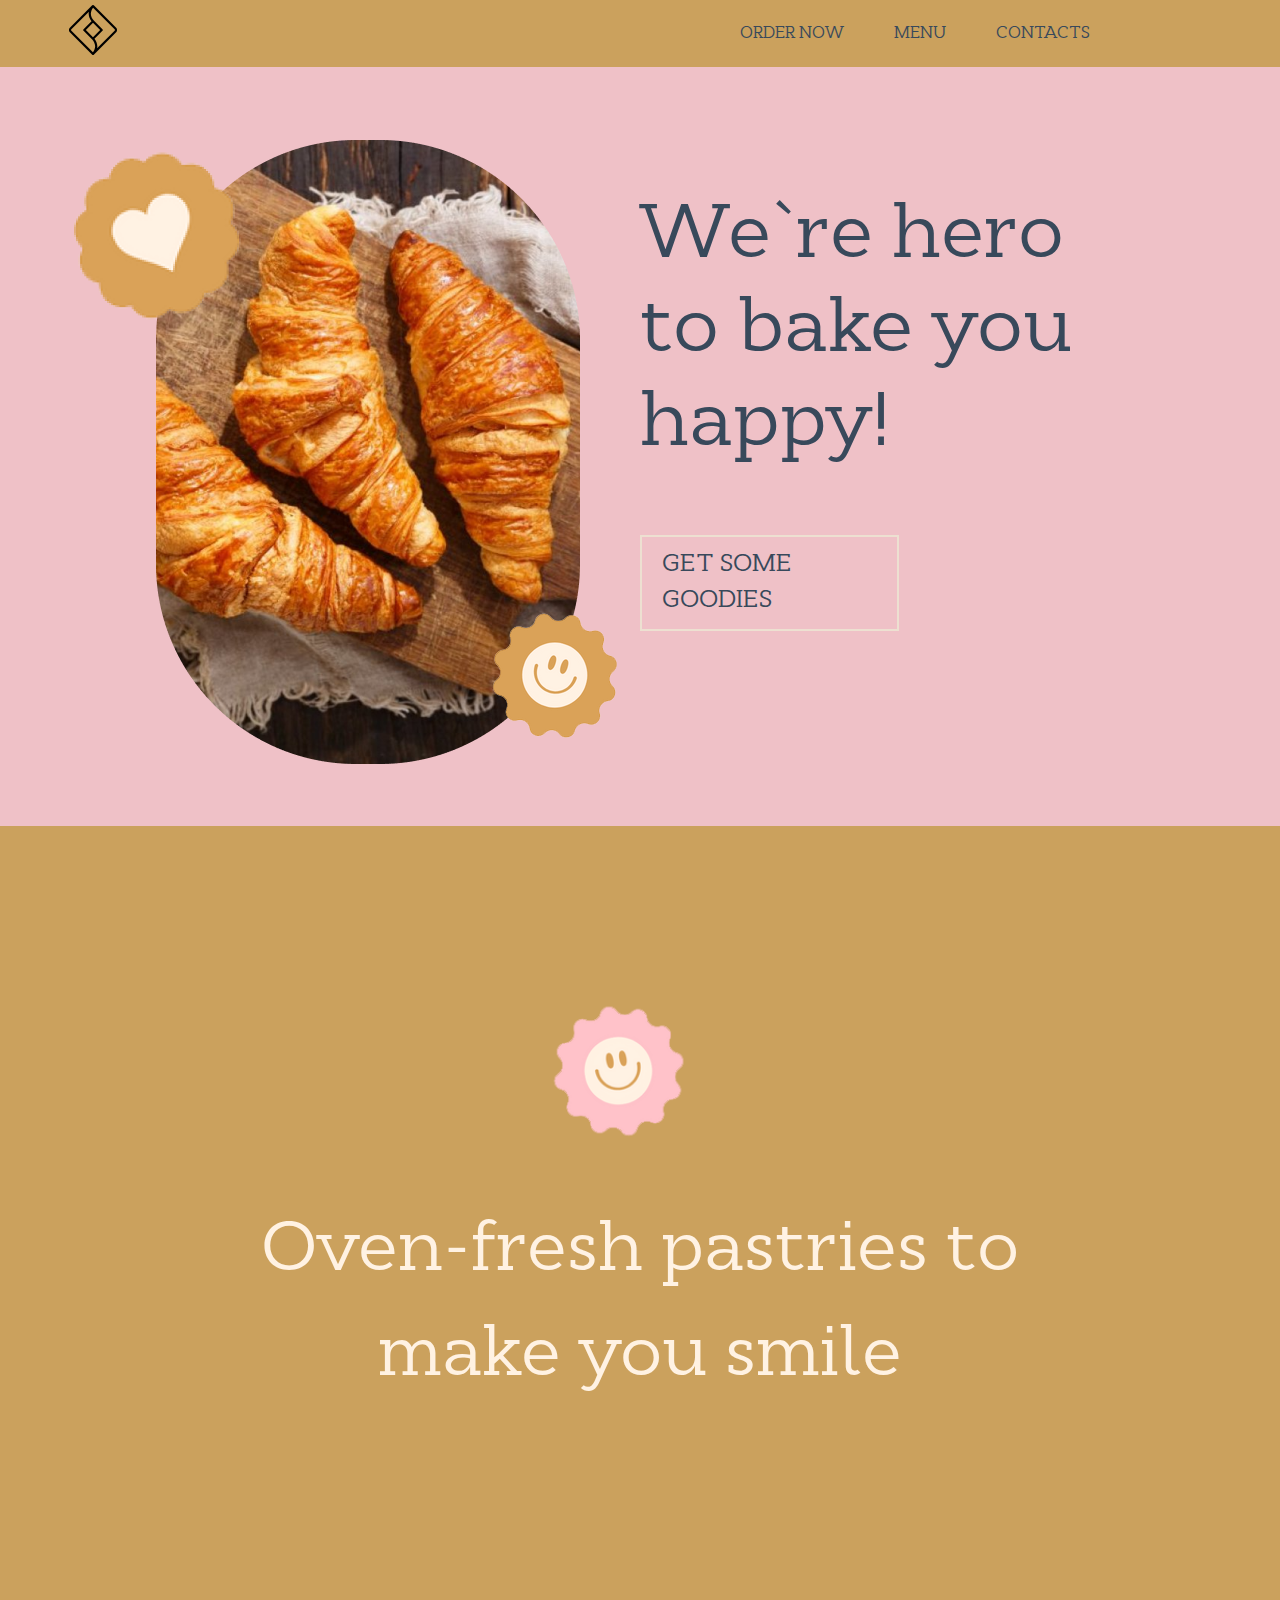
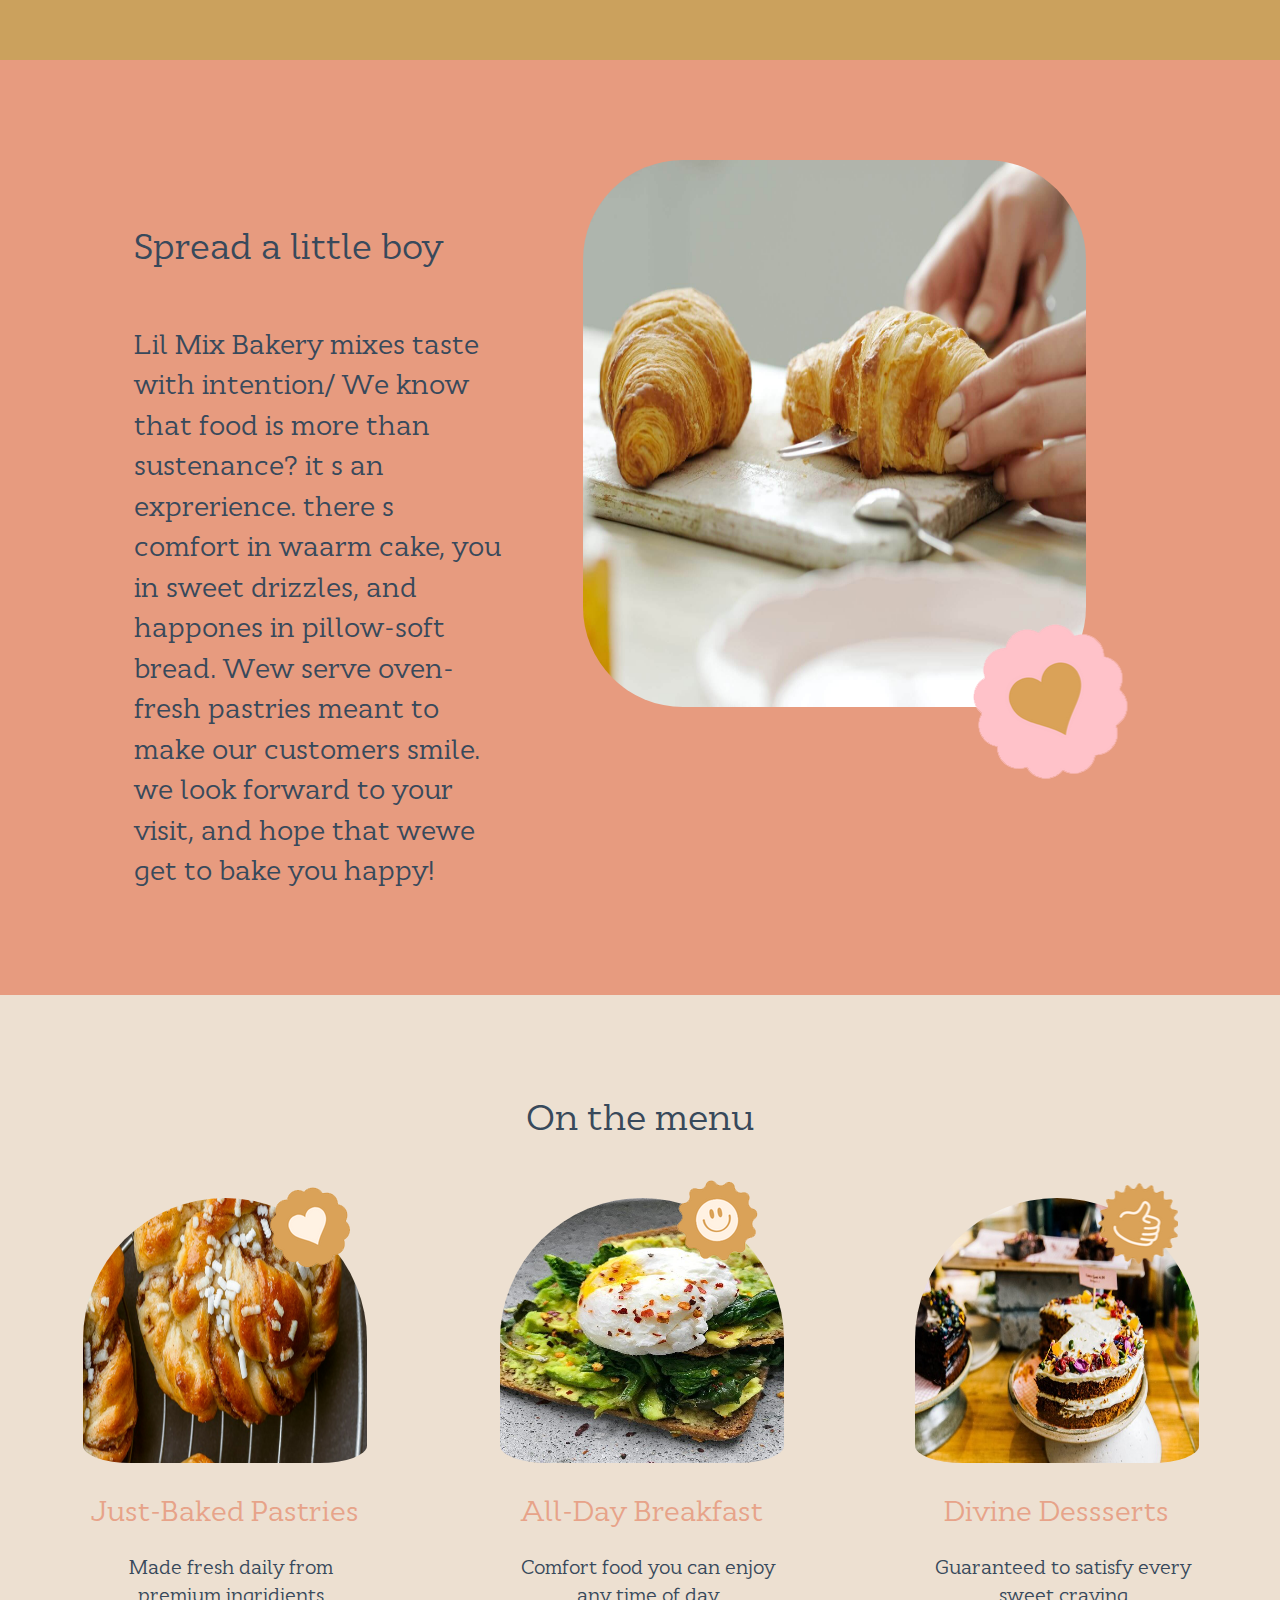
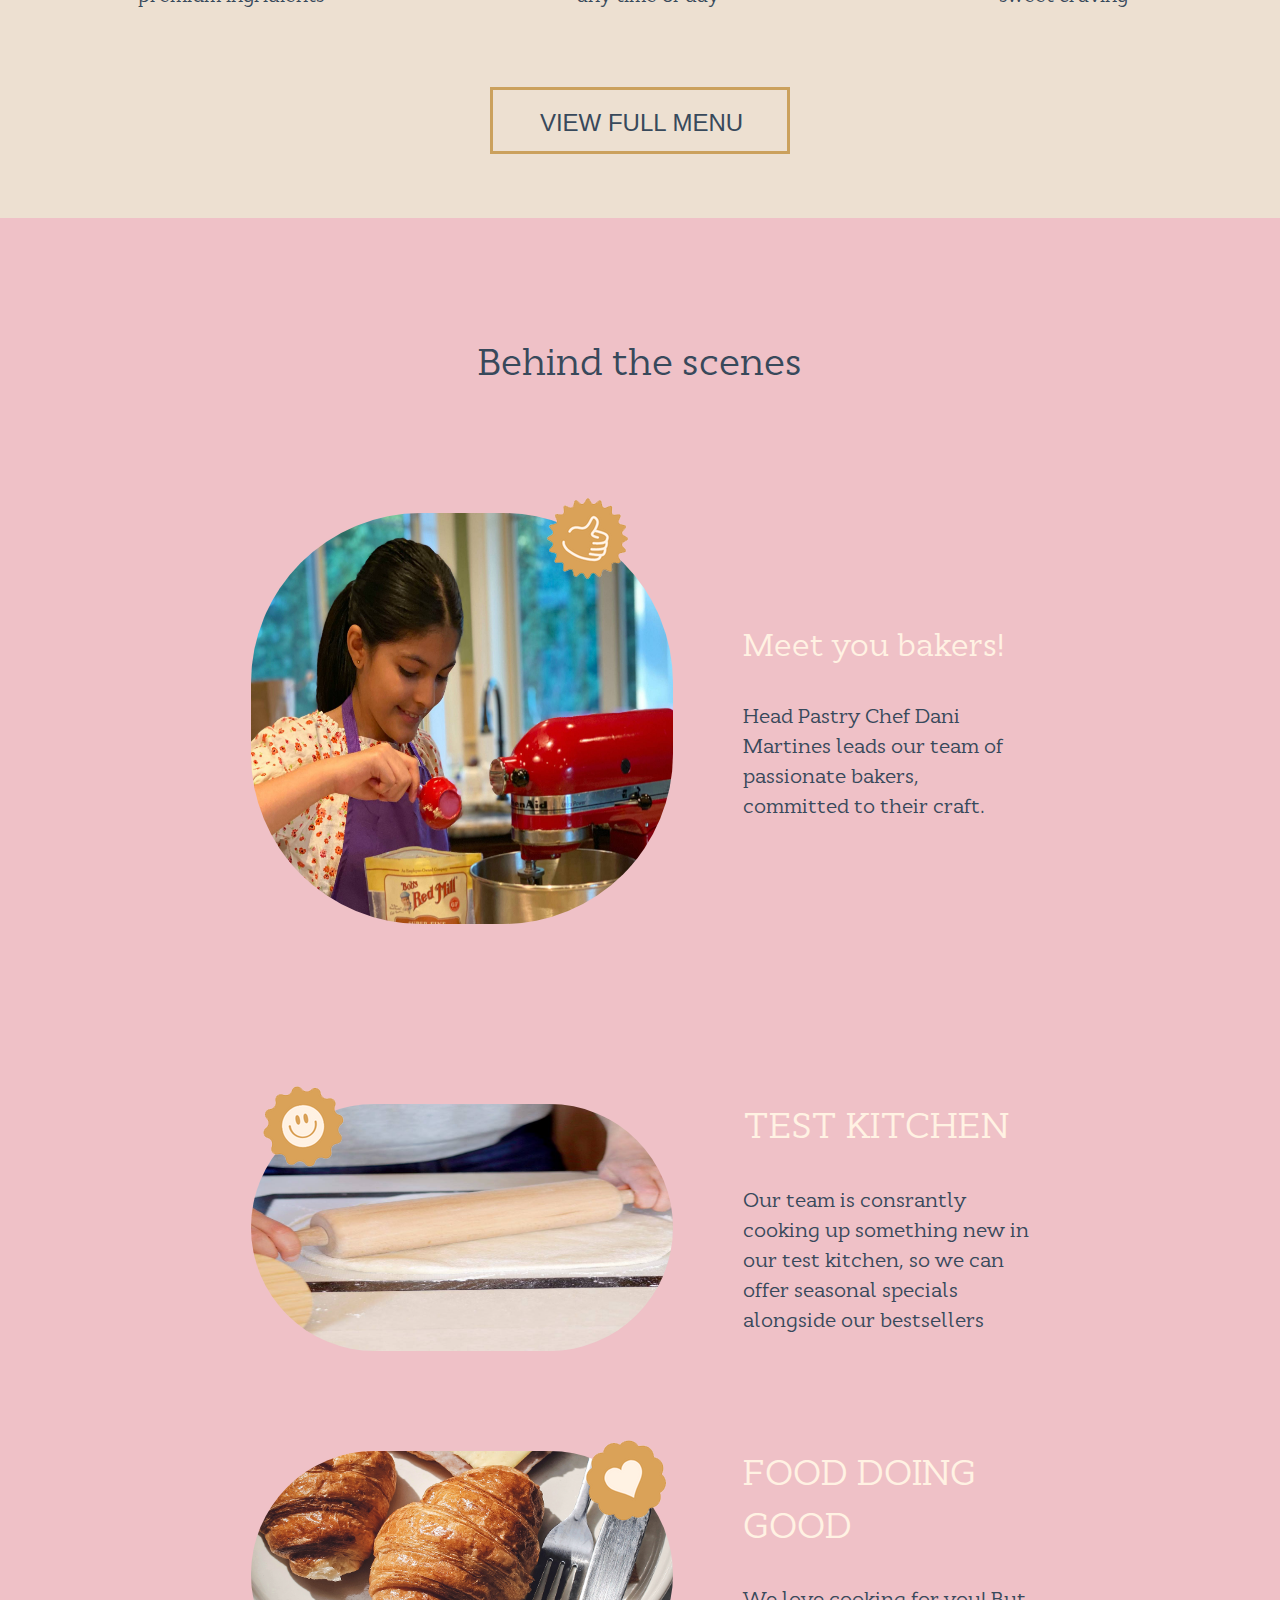
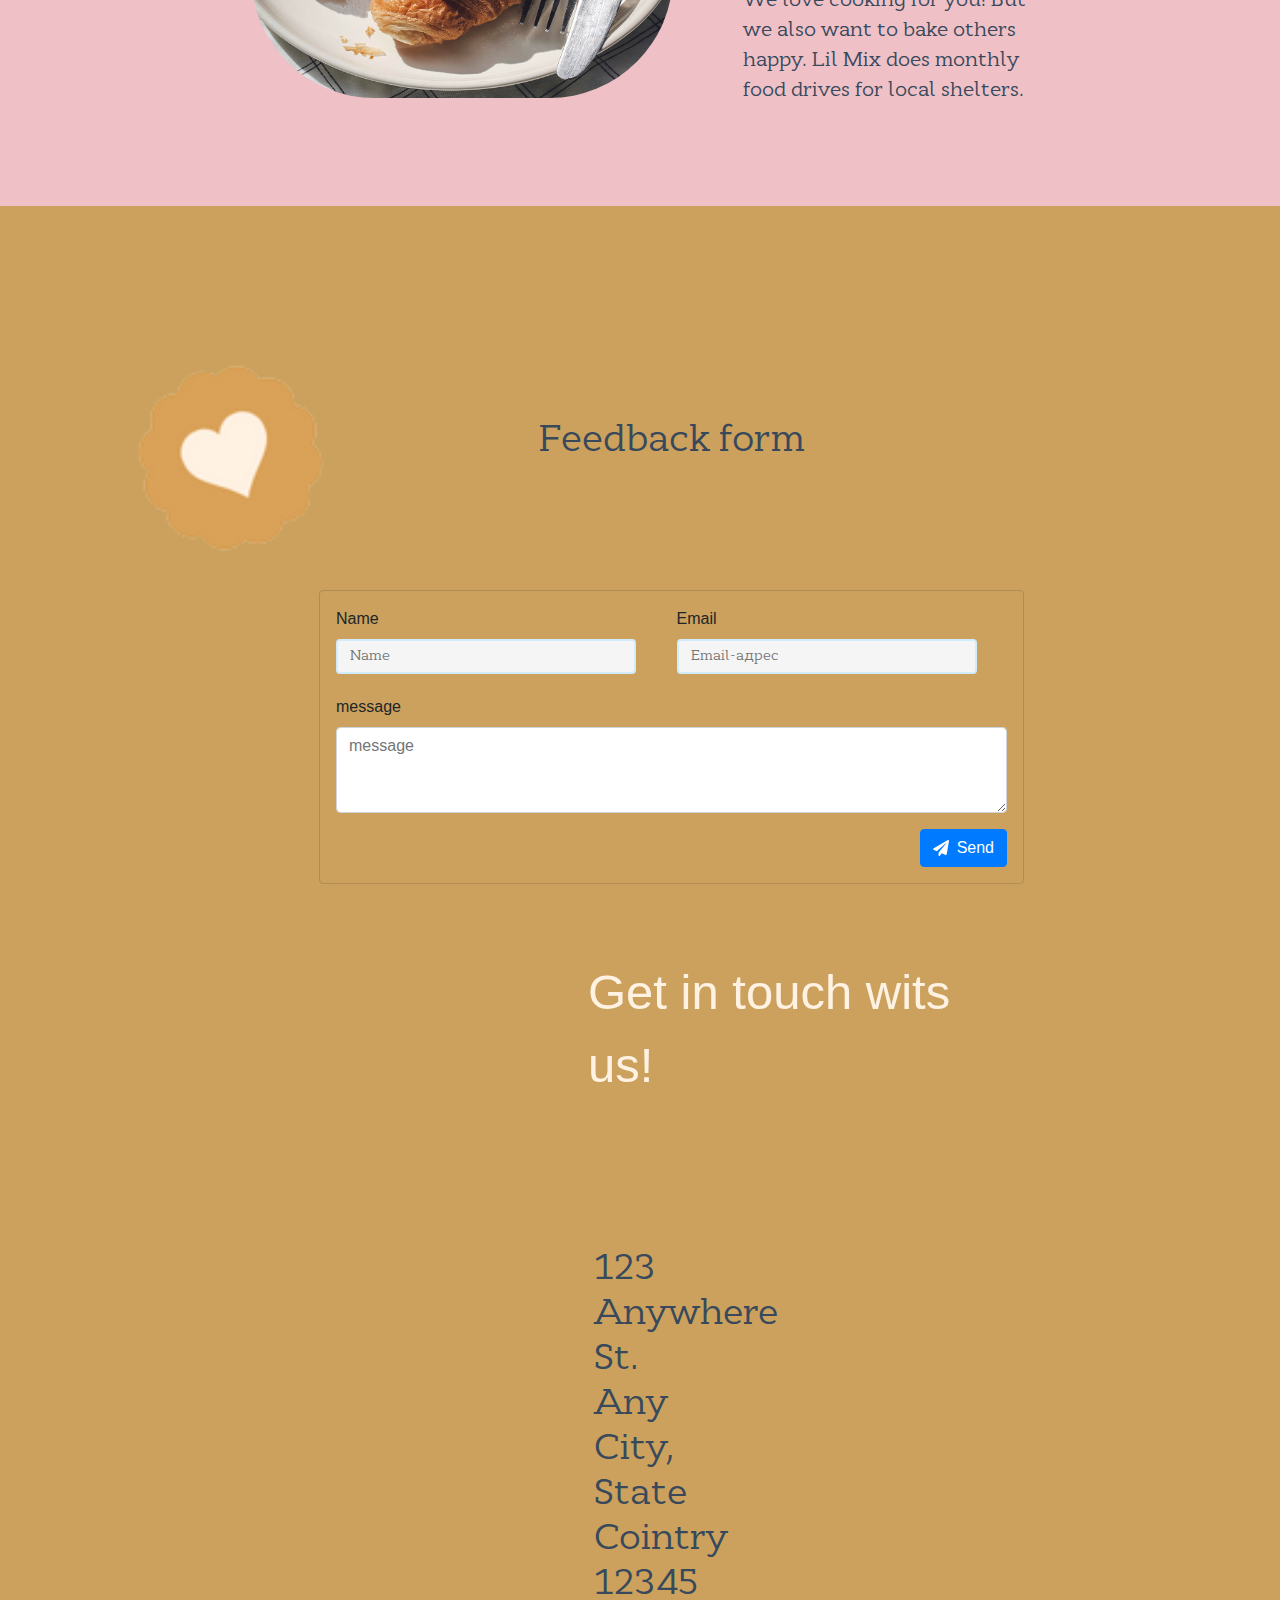
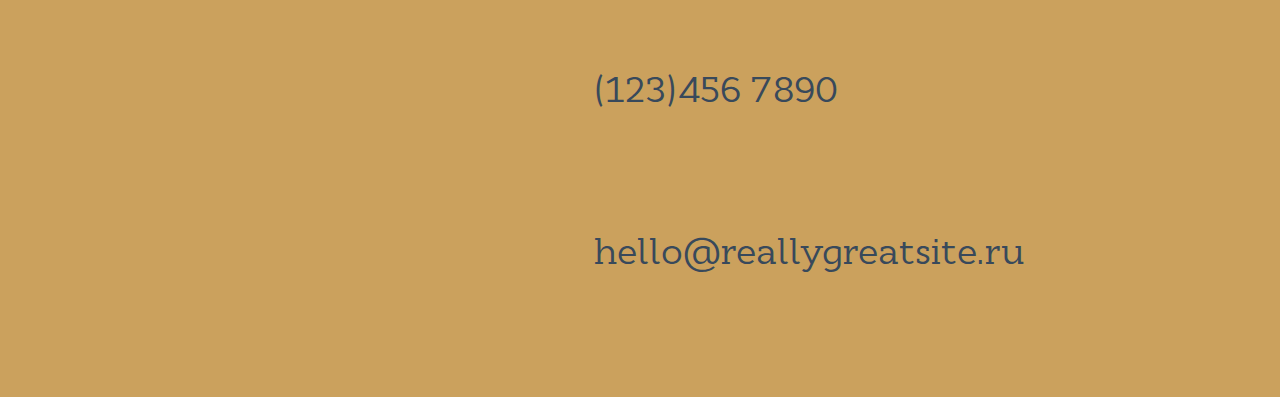
<file: index.html>
<!DOCTYPE html>
<html lang="en">
<head>
    <meta charset="UTF-8">
    <meta name="viewport" content="width=device-width, initial-scale=1.0">
    <link rel="stylesheet" href="./style/style.css">
    <link rel="stylesheet" href="./style/reset.css">
    <link rel="stylesheet" href="./feedback/css/form-processing.css">
    <title>Bake</title>
</head>
<body>
    <header>
        <div class="container">
            <div class="header">
                <a href="" class="header-logo"><img class="header-logo__img" src="./img/logo.svg" alt=""></a>
                <nav>
                    <ul class="header-list">
                        <li class="header-list__item"><a href="tel:1234567890" class="header-list__item__link">Order now</a></li>
                        <li class="header-list__item"><a href="menu.html" class="header-list__item__link">Menu</a></li>
                        <li class="header-list__item"><a href="index.html#footer" class="header-list__item__link">Contacts</a></li>
                    </ul>
                </nav>
            </div>
        </div>
    </header>
    <main>
        <section class="hero">
            <div class="container">
                <div class="hero-content">
                    <div class="hero-content__info">
                        <h1 class="hero-content_info_header">We`re hero to bake you happy!</h1>
                        <a href="tel:1234567890" class="hero-content_info__bnt">Get some goodies</a>
                    </div>
                </div>
            </div>
        </section>
        <section class="oven">
            <img src="./img/img2.png" alt="" class="oven-img">
            <p class="oven-paragraph">Oven-fresh pastries to make you smile</p>
        </section>
        <section class="joy">
            <div class="container">
                <div class="joy-info">
                    <div class="joy-info__content">
                        <h3 class="juy-info__content__header">Spread a little boy</h3>
                        <p class="juy-info__content__paragraph">Lil Mix Bakery mixes taste with intention/ We know that food is more than sustenance?  it s an exprerience. there s comfort in waarm cake, you in sweet drizzles, and happones in pillow-soft bread. Wew serve oven-fresh pastries meant to make our customers smile. we look forward to your visit, and hope that wewe get to bake you happy!</p>
                    </div>
                    <div class="img"><img class="joy-info__img" src="./img/imgh2.jpg" alt=""></div>
                </div>
            </div>
        </section>
        <section class="menu">
            <div class="container">
                <h3 class="menu-header" id="menu">On the menu</h3>
                <ul class="menu-items">
                    <li class="menu-items__item">
                        <img src="./img/imgcard1.png" alt="" class="menu-items__item__img">
                        <a class="menu-items__item__header">Just-Baked Pastries</a>
                        <p class="menu-items__item_paragraph">Made fresh daily from premium ingridients</p>
                    </li>
                    <li class="menu-items__item">
                        <img src="./img/imgcard2.jpg" alt="" class="menu-items__item__img">
                        <a class="menu-items__item__header">All-Day Breakfast</a>
                        <p class="menu-items__item_paragraph">Comfort food you can enjoy any time of day</p>
                    </li>
                    <li class="menu-items__item">
                        <img src="./img/imgcard3.jpg" alt="" class="menu-items__item__img">
                        <a class="menu-items__item__header">Divine Dessserts</a>
                        <p class="menu-items__item_paragraph">Guaranteed to satisfy every sweet craving</p>
                    </li>
                </ul>
                <a href="menu.html" class="menu-btn">View full menu</a>
            </div>
        </section>
        <section class="behind">
            <div class="container">
                <h3 class="behind-header">Behind the scenes</h3>
                <ul class="behind-list">
                    <li class="behind-list__item">
                        <img src="./img/meet.jpg" alt="" class="behind-list__item__img">
                        <div class="behind-list__item__info">
                            <h3 class="behind-list__item__info_header1">Meet you bakers!</h3>
                            <div class="behind-list__item__info__paragraph">Head Pastry Chef Dani Martines leads our team of passionate bakers, committed to their craft.</div>
                        </div>
                    </li>
                    <li class="behind-list__item">
                        <img src="./img/meet2.jpg" alt="" class="behind-list__item__img2">
                        <div class="behind-list__item__info">
                            <h3 class="behind-list__item__info_header">Test Kitchen</h3>
                            <div class="behind-list__item__info__paragraph">Our team is consrantly cooking up something new in our test kitchen, so we can offer seasonal specials alongside our bestsellers</div>
                        </div>
                    </li>
                    <li class="behind-list__item">
                        <img src="./img/meet3.png" alt="" class="behind-list__item__img2">
                        <div class="behind-list__item__info">
                            <h3 class="behind-list__item__info_header">Food doing good</h3>
                            <div class="behind-list__item__info__paragraph">We love cooking for you! But we also want to bake others happy. Lil Mix does monthly food drives for local shelters.</div>
                        </div>
                    </li>
                </ul>
            </div>
        </section>
    </main>
    <footer>
        <div class="footer-container" id="footer">
            <div class="footer-info">
                <h3 class="behind-header">Feedback form</h3>

                <div class="form-container form__wrapper">
                  <!-- Форма обратной связи -->
                  <form id="feedback-form" action="/feedback/form-processing.php" enctype="multipart/form-data" novalidate>
                    <div class="form-row">
                      <!-- Имя пользователя -->
                      <div class="form-group">
                        <label for="name" class="control-label">Name</label>
                        <input id="name" type="text" name="name" class="form-control" value="" placeholder="Name" minlength="2"
                          maxlength="30" required="required">
                        <div class="invalid-feedback"></div>
                      </div>
                      <!-- Email пользователя -->
                      <div class="form-group">
                        <label for="email" class="control-label">Email</label>
                        <input id="email" type="email" name="email" required="required" class="form-control" value=""
                          placeholder="Email-адрес">
                        <div class="invalid-feedback"></div>
                      </div>
                    </div>
                    <!-- Сообщение пользователя -->
                    <div class="form-group">
                      <label for="message" class="control-label">message</label>
                      <textarea id="message" name="message" class="form-control" rows="3"
                        placeholder="message" minlength="20" maxlength="500"
                        required="required"></textarea>
                      <div class="invalid-feedback"></div>
                    </div>
                    <!-- Сообщение об ошибке -->
                    <div class="form-error form-error_hide">Исправьте данные и отправьте форму ещё раз.</div>
            
                    <!-- Кнопка для отправки формы на сервер -->
                    <div class="form-submit">
                      <button type="submit">Send</button>
                    </div>
            
                  </form>
            
                  <!-- Сообщение об успешной отправки формы -->
                  <div class="form-success form-success_hide">
                    <div class="form-success__message">Форма успешно отправлена. Нажмите <button type="button"
                        class="form-success__btn">здесь</button>, если нужно отправить ещё одну форму.</div>
                  </div>
            
                </div>
                <h3 class="footer-info__header">Get in touch wits us!</h3>
                <p class="footer-info__paragraph">123 Anywhere St. Any City, State Cointry 12345</p>
                <a href="tel:1234567890" class="footer-info__link">(123)456 7890<br><br><br></a>
                <a href="mailto:hello@reallygreatsite.ru" class="footer-info__link">hello@reallygreatsite.ru</a>
            </div>
        <div class="form-error form-error_hide">Исправьте данные и отправьте форму ещё раз.</div>
            <div class="form-success form-success_hide">
                <div class="form-success__message">Форма успешно отправлена. Нажмите <button type="button" class="form-success__btn">здесь</button>, если нужно отправить ещё одну форму.</div>
              </div>
        </div>
    </footer>
    <script src="./feedback/js/form-processing.js"></script>
  <script>
    /*
      attachMaxItems: 3,
      attachMaxFileSize: 128,
      attachExt: ['png', 'jpg']
    */

    ItcSubmitForm.getOrCreateInstance('form');

    document.addEventListener('itc.successSendForm', (e) => {
      const el = e.target.closest('.form-container').querySelector('.form-success');
      el.classList.remove('form-success_hide');
    });

    // при клике на .form-success__btn
    document.querySelector('.form-success__btn').addEventListener('click', (e) => {
      const el = e.target.closest('.form-container').querySelector('form');
      const form = ItcSubmitForm.getOrCreateInstance(el);
      form.reset();
      e.target.closest('.form-container').querySelector('.form-success').classList.add('form-success_hide');
    });

  </script>
</body>
</html>
</file>
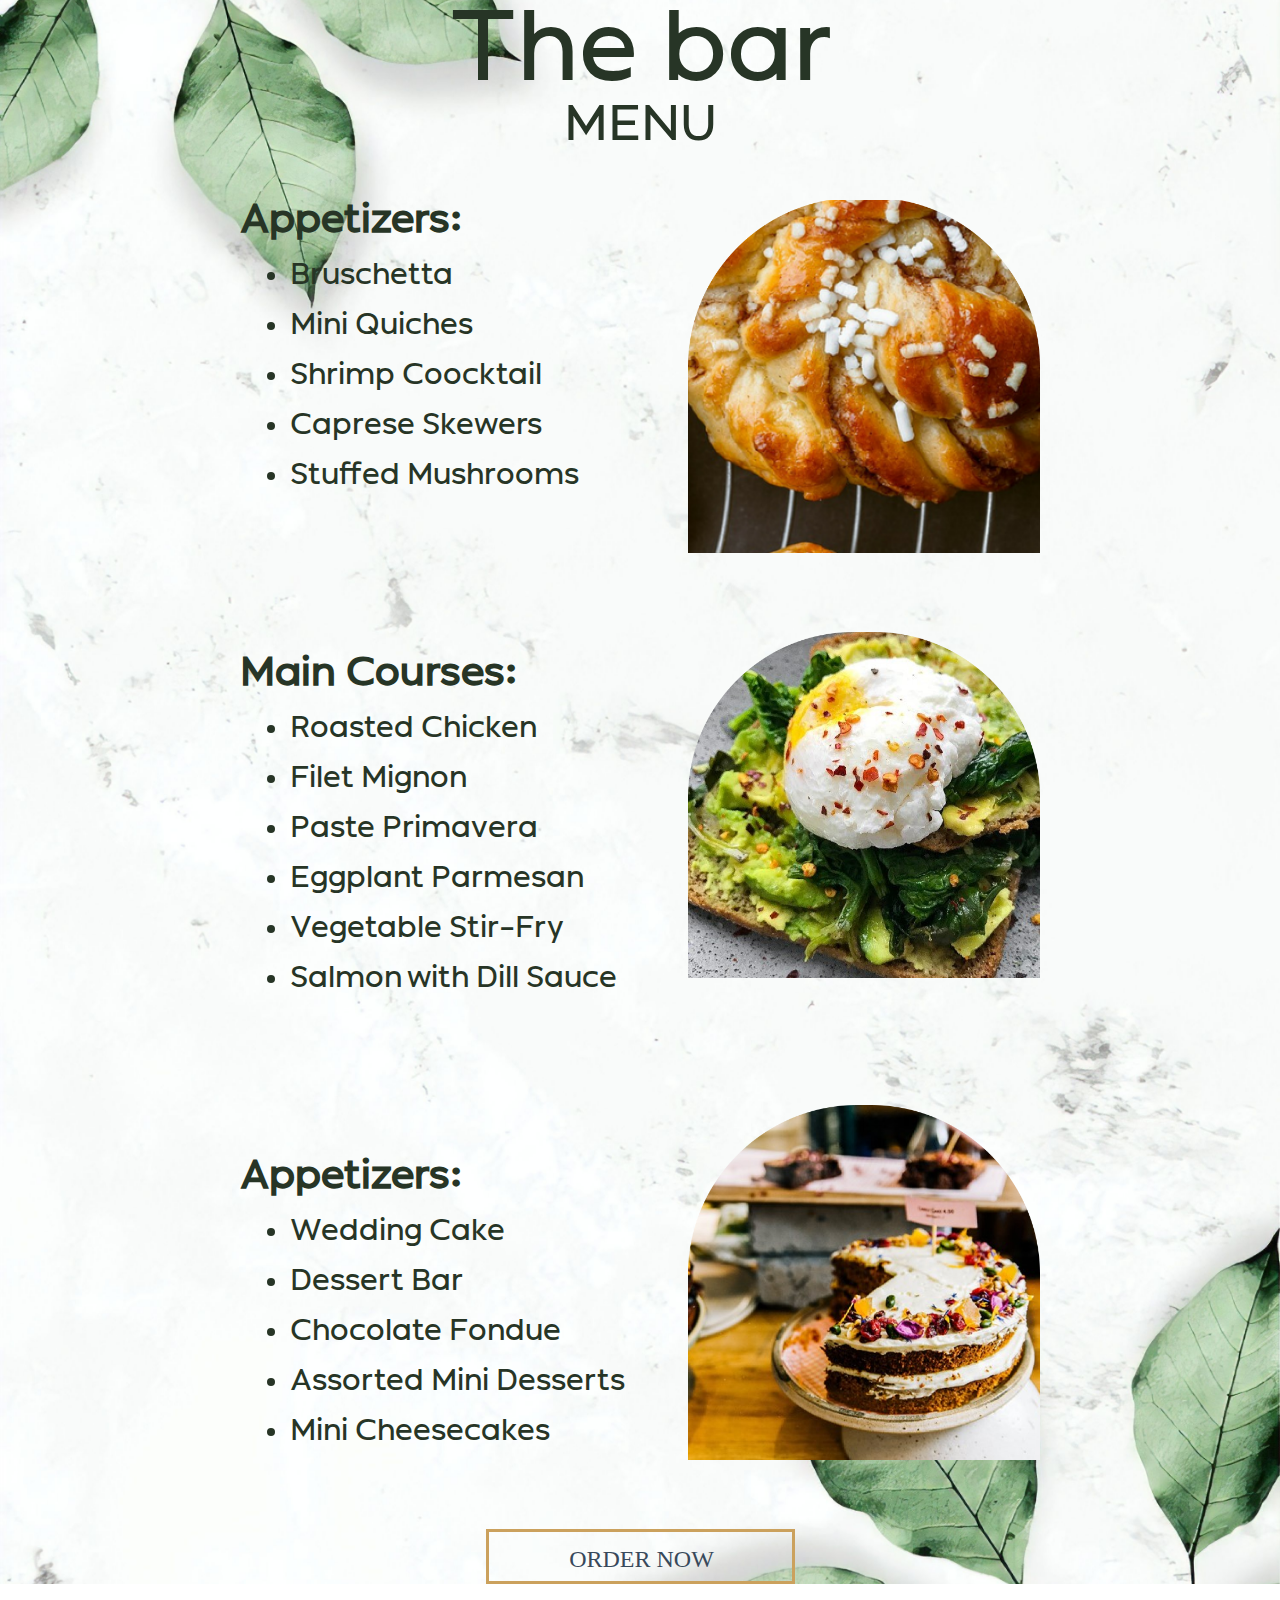
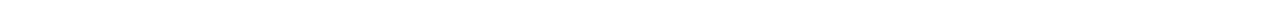
<file: menu.html>
<!DOCTYPE html>
<html lang="en">
<head>
    <meta charset="UTF-8">
    <meta name="viewport" content="width=device-width, initial-scale=1.0">
    <link rel="stylesheet" href="./style/style.css">
    <link rel="stylesheet" href="./style/reset.css">
    <title>Menu</title>
</head>
<body>
    <main>
        <section class="menu2">
           <div class="container-menu">
            <h1 class="menu-header1">The bar</h1>
            <h2 class="menu-header2">Menu</h2>
              <ul class="menu-list">
                <li class="menu-list__item">
                    <h3 class="menu-item__header">Appetizers:</h3>
                    <ul class="menu-item__list">
                        <li class="menu-item__list__item">Bruschetta</li>
                        <li class="menu-item__list__item">Mini Quiches</li>
                        <li class="menu-item__list__item">Shrimp Coocktail</li>
                        <li class="menu-item__list__item">Caprese Skewers</li>
                        <li class="menu-item__list__item">Stuffed Mushrooms</li>
                    </ul>
                </li>
                <li class="menu-list__item">
                    <h3 class="menu-item__header">Main Courses:</h3>
                    <ul class="menu-item__list">
                        <li class="menu-item__list__item">Roasted Chicken</li>
                        <li class="menu-item__list__item">Filet Mignon</li>
                        <li class="menu-item__list__item">Paste Primavera</li>
                        <li class="menu-item__list__item">Eggplant Parmesan</li>
                        <li class="menu-item__list__item">Vegetable Stir-Fry</li>
                        <li class="menu-item__list__item">Salmon with Dill Sauce</li>
                    </ul>
                </li>
                <li class="menu-list__item">
                    <h3 class="menu-item__header">Appetizers:</h3>
                    <ul class="menu-item__list">
                        <li class="menu-item__list__item">Wedding Cake</li>
                        <li class="menu-item__list__item">Dessert Bar</li>
                        <li class="menu-item__list__item">Chocolate Fondue</li>
                        <li class="menu-item__list__item">Assorted Mini Desserts</li>
                        <li class="menu-item__list__item">Mini Cheesecakes</li>
                    </ul>
                </li>
              </ul>
           </div>
           <a href="tel:1234567890" class="menu-btn" style="margin-top: 20px; margin-bottom: 20px;">Order now</a>
        </section>
    </main>
</body>
</html>
</file>
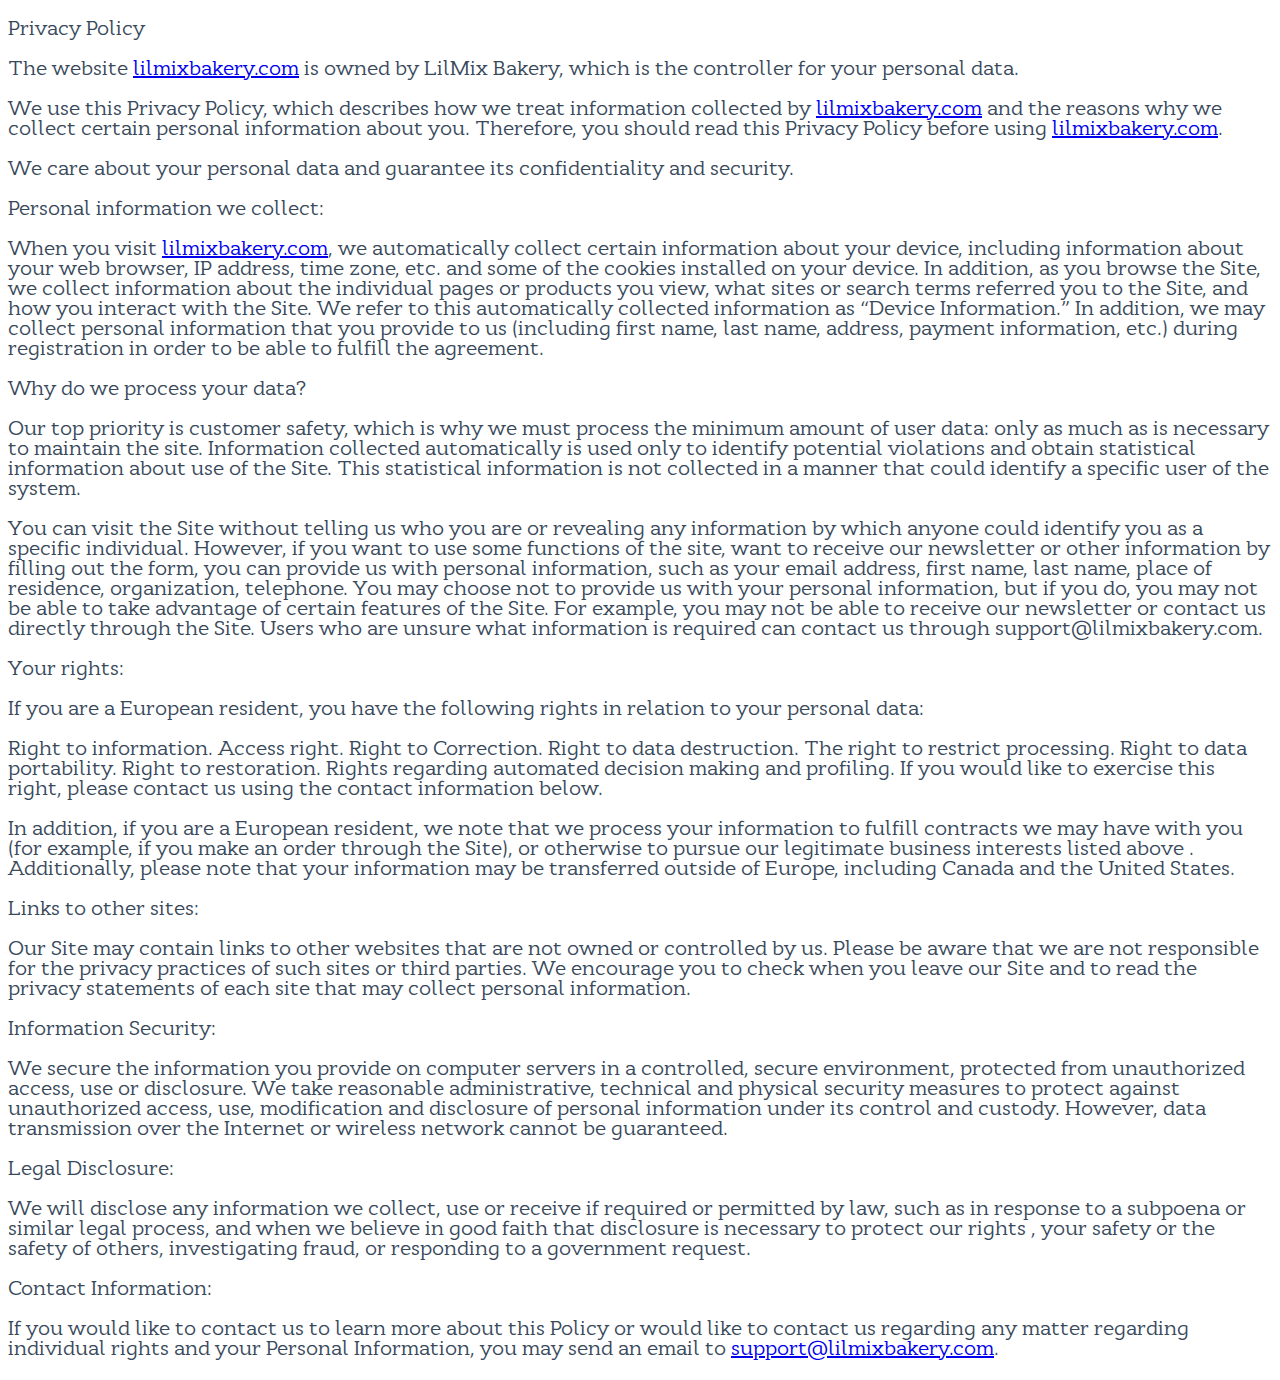
<file: privacy.html>
<!DOCTYPE html>
<html lang="en">
<head>
    <meta charset="UTF-8">
    <meta name="viewport" content="width=device-width, initial-scale=1.0">
    <link rel="stylesheet" href="./style/style.css">
    <title>Privacy Policy</title>
</head>
<body>
    <p class="private">Privacy Policy </p>
    <p class="private">The website <a href="lilmixbakery.com">lilmixbakery.com</a> is owned by LilMix Bakery, which is the controller for your personal data.</p>
        
    <p class="private">We use this Privacy Policy, which describes how we treat information collected by <a href="lilmixbakery.com">lilmixbakery.com</a> and the reasons why we collect certain personal information about you. Therefore, you should read this Privacy Policy before using <a href="lilmixbakery.com">lilmixbakery.com</a>.</p>
        
    <p class="private"> We care about your personal data and guarantee its confidentiality and security.</p>
        
    <p class="private"> Personal information we collect:</p>
        
    <p class="private"> When you visit <a href="lilmixbakery.com">lilmixbakery.com</a>, we automatically collect certain information about your device, including information about your web browser, IP address, time zone, etc. and some of the cookies installed on your device. In addition, as you browse the Site, we collect information about the individual pages or products you view, what sites or search terms referred you to the Site, and how you interact with the Site. We refer to this automatically collected information as “Device Information.” In addition, we may collect personal information that you provide to us (including first name, last name, address, payment information, etc.) during registration in order to be able to fulfill the agreement.</p>
        
    <p class="private">Why do we process your data?</p>
        
    <p class="private"> Our top priority is customer safety, which is why we must process the minimum amount of user data: only as much as is necessary to maintain the site. Information collected automatically is used only to identify potential violations and obtain statistical information about use of the Site. This statistical information is not collected in a manner that could identify a specific user of the system.
        
        <p class="private">  You can visit the Site without telling us who you are or revealing any information by which anyone could identify you as a specific individual. However, if you want to use some functions of the site, want to receive our newsletter or other information by filling out the form, you can provide us with personal information, such as your email address, first name, last name, place of residence, organization, telephone. You may choose not to provide us with your personal information, but if you do, you may not be able to take advantage of certain features of the Site. For example, you may not be able to receive our newsletter or contact us directly through the Site. Users who are unsure what information is required can contact us through support@lilmixbakery.com.
        
            <p class="private">  Your rights:</p>
        
                <p class="private">  If you are a European resident, you have the following rights in relation to your personal data:</p>
        <p class="private">  
        Right to information.
        Access right.
        Right to Correction.
        Right to data destruction.
        The right to restrict processing.
        Right to data portability.
        Right to restoration.
        Rights regarding automated decision making and profiling.
        If you would like to exercise this right, please contact us using the contact information below.</p>
        
        <p class="private">  In addition, if you are a European resident, we note that we process your information to fulfill contracts we may have with you (for example, if you make an order through the Site), or otherwise to pursue our legitimate business interests listed above . Additionally, please note that your information may be transferred outside of Europe, including Canada and the United States.</p>
        
        <p class="private"> Links to other sites:</p>
        
        <p class="private"> Our Site may contain links to other websites that are not owned or controlled by us. Please be aware that we are not responsible for the privacy practices of such sites or third parties. We encourage you to check when you leave our Site and to read the privacy statements of each site that may collect personal information.</p>
        
            <p class="private">Information Security:</p>
        
                <p class="private">We secure the information you provide on computer servers in a controlled, secure environment, protected from unauthorized access, use or disclosure. We take reasonable administrative, technical and physical security measures to protect against unauthorized access, use, modification and disclosure of personal information under its control and custody. However, data transmission over the Internet or wireless network cannot be guaranteed.</p>
        
                    <p class="private">Legal Disclosure:</p>
        
                        <p class="private">We will disclose any information we collect, use or receive if required or permitted by law, such as in response to a subpoena or similar legal process, and when we believe in good faith that disclosure is necessary to protect our rights , your safety or the safety of others, investigating fraud, or responding to a government request.</p>
        
                            <p class="private">Contact Information:</p>
        
                                <p class="private">If you would like to contact us to learn more about this Policy or would like to contact us regarding any matter regarding individual rights and your Personal Information, you may send an email to <a href="mailto:support@lilmixbakery.com">support@lilmixbakery.com</a>.</p>
</body>
</html>
</file>
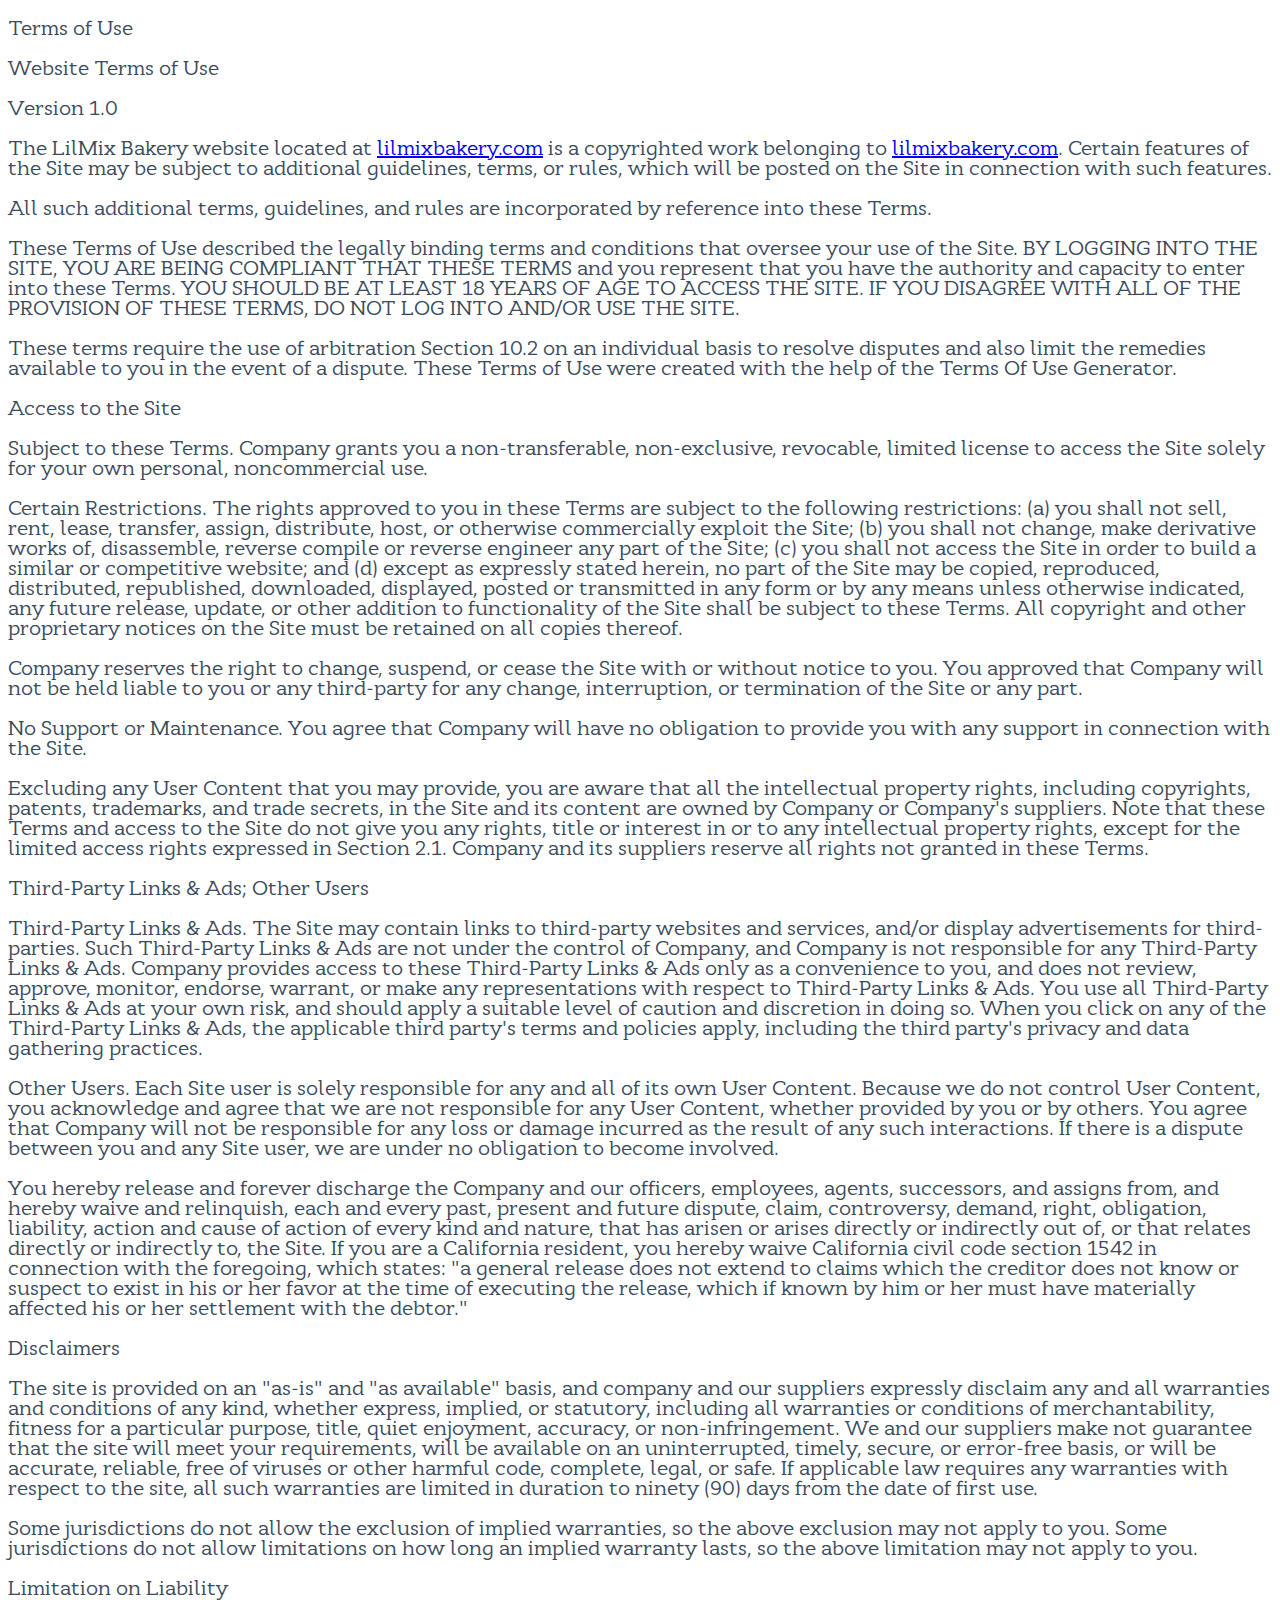
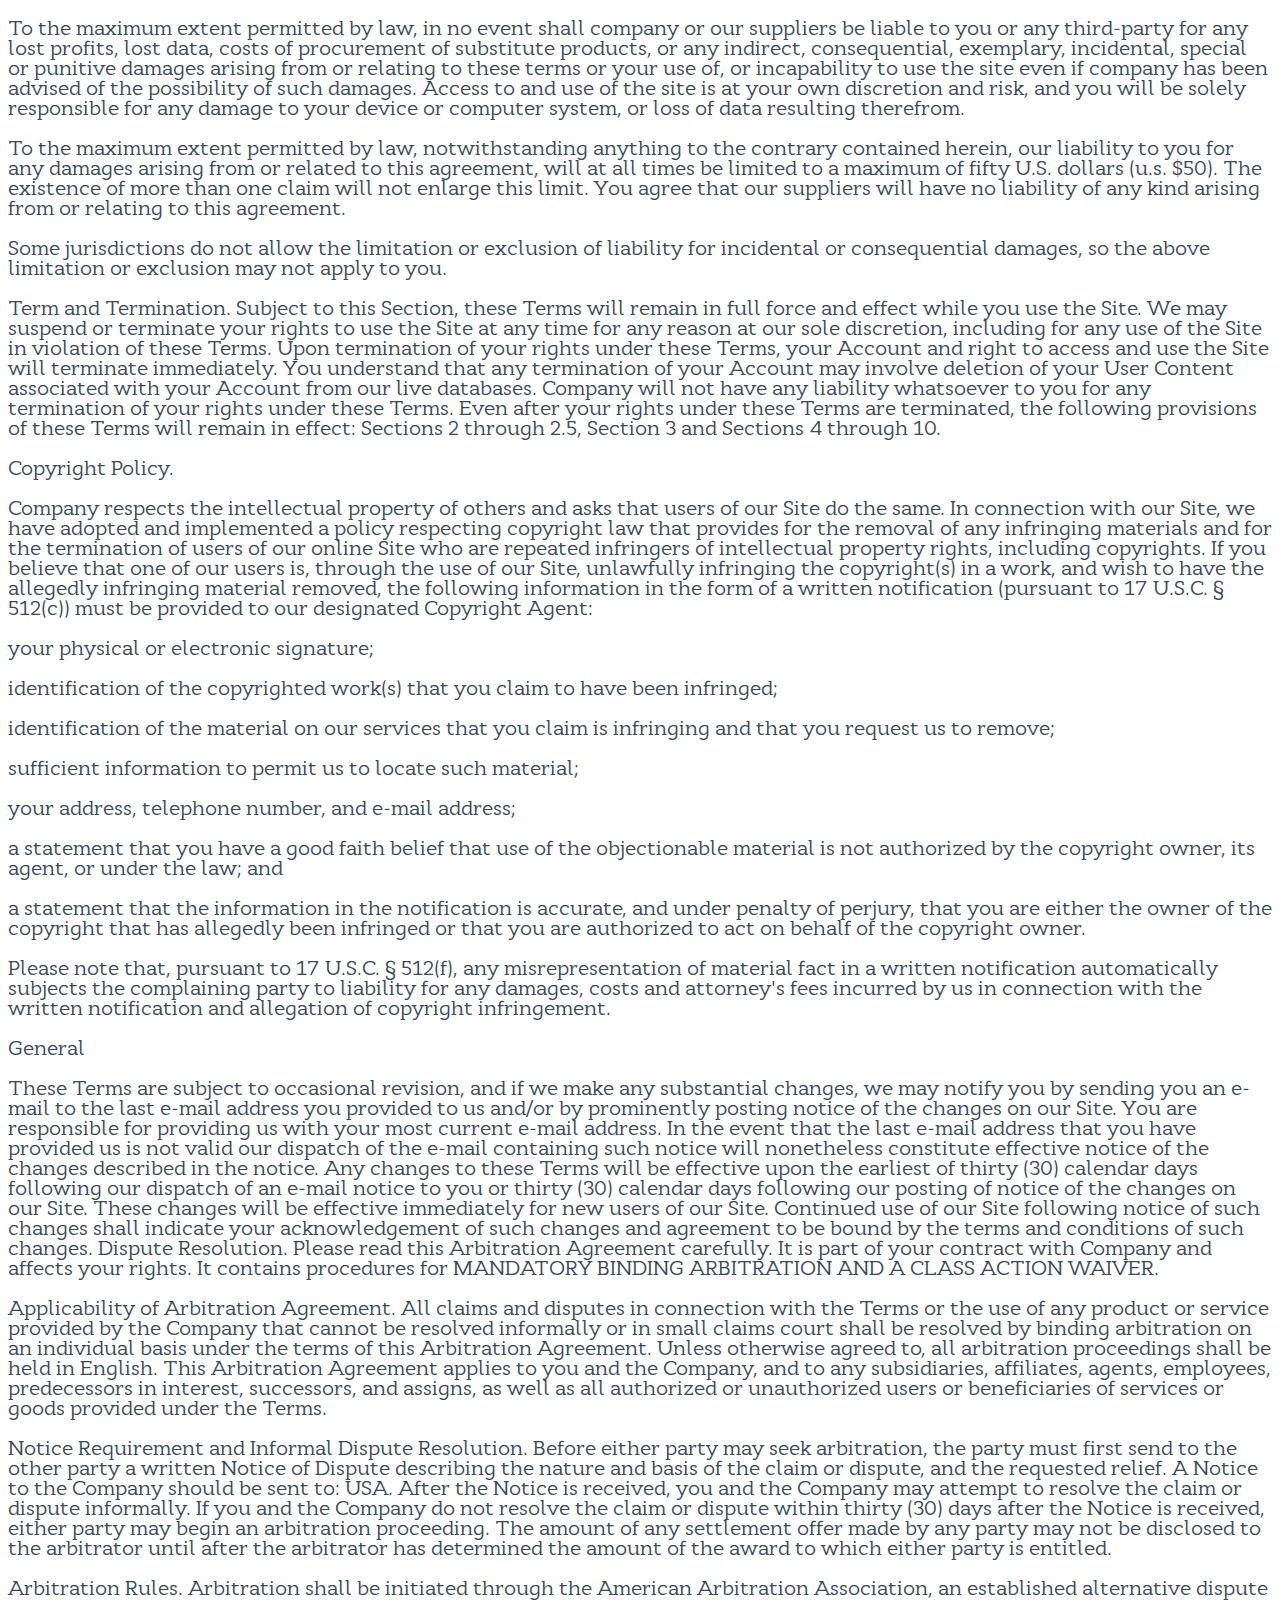
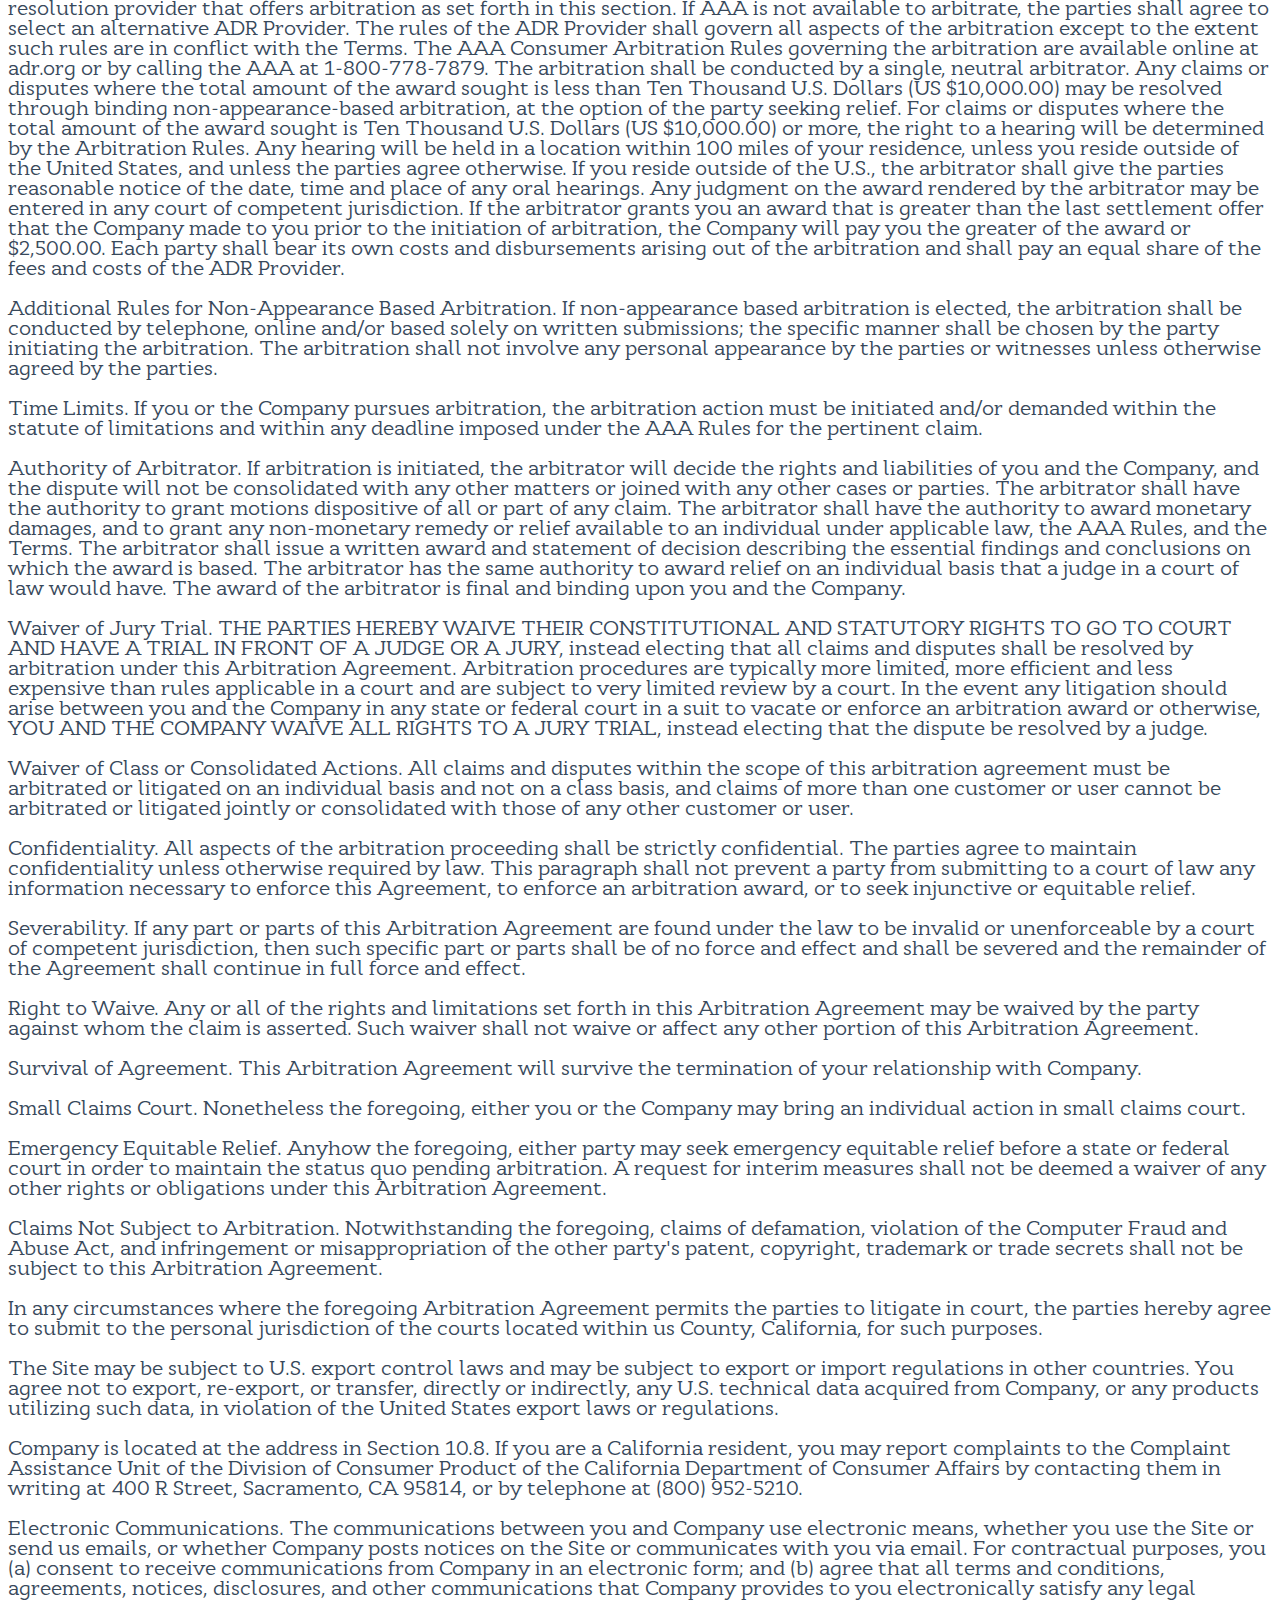
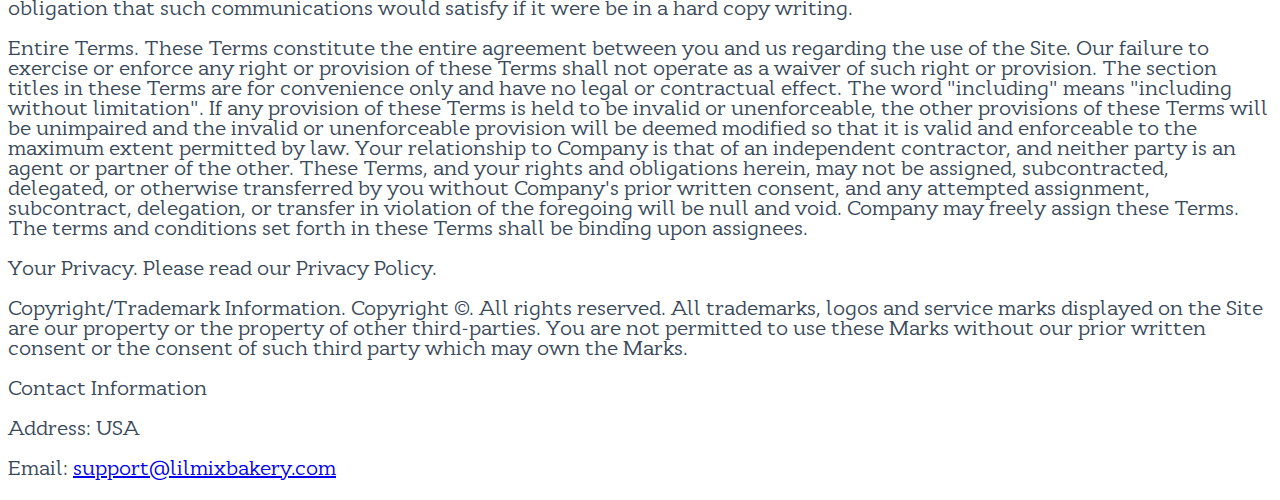
<file: terms.html>
<!DOCTYPE html>
<html lang="en">
<head>
    <meta charset="UTF-8">
    <meta name="viewport" content="width=device-width, initial-scale=1.0">
    <link rel="stylesheet" href="./style/style.css">
    <title>Terms of Use</title>
</head>
<body>
    <p class="teams">Terms of Use</p>
        <p class="teams"> Website Terms of Use</p>
            <p class="teams"> Version 1.0</p>
        
        <p class="teams">The LilMix Bakery website located at <a href="lilmixbakery.com">lilmixbakery.com</a> is a copyrighted work belonging to <a href="lilmixbakery.com">lilmixbakery.com</a>. Certain features of the Site may be subject to additional guidelines, terms, or rules, which will be posted on the Site in connection with such features.</p>
        
        <p class="teams">All such additional terms, guidelines, and rules are incorporated by reference into these Terms.</p>
        
        <p class="teams">These Terms of Use described the legally binding terms and conditions that oversee your use of the Site. BY LOGGING INTO THE SITE, YOU ARE BEING COMPLIANT THAT THESE TERMS and you represent that you have the authority and capacity to enter into these Terms. YOU SHOULD BE AT LEAST 18 YEARS OF AGE TO ACCESS THE SITE. IF YOU DISAGREE WITH ALL OF THE PROVISION OF THESE TERMS, DO NOT LOG INTO AND/OR USE THE SITE.</p>
        
        <p class="teams">These terms require the use of arbitration Section 10.2 on an individual basis to resolve disputes and also limit the remedies available to you in the event of a dispute. These Terms of Use were created with the help of the Terms Of Use Generator.</p>
        
            <p class="teams">Access to the Site
                <p class="teams">Subject to these Terms. Company grants you a non-transferable, non-exclusive, revocable, limited license to access the Site solely for your own personal, noncommercial use.</p>
        
                    <p class="teams">Certain Restrictions. The rights approved to you in these Terms are subject to the following restrictions: (a) you shall not sell, rent, lease, transfer, assign, distribute, host, or otherwise commercially exploit the Site; (b) you shall not change, make derivative works of, disassemble, reverse compile or reverse engineer any part of the Site; (c) you shall not access the Site in order to build a similar or competitive website; and (d) except as expressly stated herein, no part of the Site may be copied, reproduced, distributed, republished, downloaded, displayed, posted or transmitted in any form or by any means unless otherwise indicated, any future release, update, or other addition to functionality of the Site shall be subject to these Terms.  All copyright and other proprietary notices on the Site must be retained on all copies thereof.</p>
        
                        <p class="teams">Company reserves the right to change, suspend, or cease the Site with or without notice to you.  You approved that Company will not be held liable to you or any third-party for any change, interruption, or termination of the Site or any part.</p>
        
                            <p class="teams">No Support or Maintenance. You agree that Company will have no obligation to provide you with any support in connection with the Site.</p>
        
                                <p class="teams">Excluding any User Content that you may provide, you are aware that all the intellectual property rights, including copyrights, patents, trademarks, and trade secrets, in the Site and its content are owned by Company or Company's suppliers. Note that these Terms and access to the Site do not give you any rights, title or interest in or to any intellectual property rights, except for the limited access rights expressed in Section 2.1. Company and its suppliers reserve all rights not granted in these Terms.</p>
        
                                    <p class="teams">Third-Party Links & Ads; Other Users
                                        <p class="teams">Third-Party Links & Ads. The Site may contain links to third-party websites and services, and/or display advertisements for third-parties.  Such Third-Party Links & Ads are not under the control of Company, and Company is not responsible for any Third-Party Links & Ads.  Company provides access to these Third-Party Links & Ads only as a convenience to you, and does not review, approve, monitor, endorse, warrant, or make any representations with respect to Third-Party Links & Ads.  You use all Third-Party Links & Ads at your own risk, and should apply a suitable level of caution and discretion in doing so. When you click on any of the Third-Party Links & Ads, the applicable third party's terms and policies apply, including the third party's privacy and data gathering practices.</p>
        
                                            <p class="teams">Other Users. Each Site user is solely responsible for any and all of its own User Content.  Because we do not control User Content, you acknowledge and agree that we are not responsible for any User Content, whether provided by you or by others.  You agree that Company will not be responsible for any loss or damage incurred as the result of any such interactions.  If there is a dispute between you and any Site user, we are under no obligation to become involved.</p>
        
                                                <p class="teams">You hereby release and forever discharge the Company and our officers, employees, agents, successors, and assigns from, and hereby waive and relinquish, each and every past, present and future dispute, claim, controversy, demand, right, obligation, liability, action and cause of action of every kind and nature, that has arisen or arises directly or indirectly out of, or that relates directly or indirectly to, the Site. If you are a California resident, you hereby waive California civil code section 1542 in connection with the foregoing, which states: "a general release does not extend to claims which the creditor does not know or suspect to exist in his or her favor at the time of executing the release, which if known by him or her must have materially affected his or her settlement with the debtor."</p>
        
                                                    <p class="teams">Disclaimers</p>
                                                        <p class="teams">The site is provided on an "as-is" and "as available" basis, and company and our suppliers expressly disclaim any and all warranties and conditions of any kind, whether express, implied, or statutory, including all warranties or conditions of merchantability, fitness for a particular purpose, title, quiet enjoyment, accuracy, or non-infringement.  We and our suppliers make not guarantee that the site will meet your requirements, will be available on an uninterrupted, timely, secure, or error-free basis, or will be accurate, reliable, free of viruses or other harmful code, complete, legal, or safe.  If applicable law requires any warranties with respect to the site, all such warranties are limited in duration to ninety (90) days from the date of first use.</p>
        
                                                            <p class="teams">Some jurisdictions do not allow the exclusion of implied warranties, so the above exclusion may not apply to you.  Some jurisdictions do not allow limitations on how long an implied warranty lasts, so the above limitation may not apply to you.</p>
        
                                                                <p class="teams">Limitation on Liability
                                                                    <p class="teams">To the maximum extent permitted by law, in no event shall company or our suppliers be liable to you or any third-party for any lost profits, lost data, costs of procurement of substitute products, or any indirect, consequential, exemplary, incidental, special or punitive damages arising from or relating to these terms or your use of, or incapability to use the site even if company has been advised of the possibility of such damages.  Access to and use of the site is at your own discretion and risk, and you will be solely responsible for any damage to your device or computer system, or loss of data resulting therefrom.</p>
        
                                                                        <p class="teams">To the maximum extent permitted by law, notwithstanding anything to the contrary contained herein, our liability to you for any damages arising from or related to this agreement, will at all times be limited to a maximum of fifty U.S. dollars (u.s. $50). The existence of more than one claim will not enlarge this limit.  You agree that our suppliers will have no liability of any kind arising from or relating to this agreement.</p>
        
                                                                            <p class="teams">Some jurisdictions do not allow the limitation or exclusion of liability for incidental or consequential damages, so the above limitation or exclusion may not apply to you.
        
                                                                                <p class="teams">Term and Termination. Subject to this Section, these Terms will remain in full force and effect while you use the Site.  We may suspend or terminate your rights to use the Site at any time for any reason at our sole discretion, including for any use of the Site in violation of these Terms.  Upon termination of your rights under these Terms, your Account and right to access and use the Site will terminate immediately.  You understand that any termination of your Account may involve deletion of your User Content associated with your Account from our live databases.  Company will not have any liability whatsoever to you for any termination of your rights under these Terms.  Even after your rights under these Terms are terminated, the following provisions of these Terms will remain in effect: Sections 2 through 2.5, Section 3 and Sections 4 through 10.</p>
        
                                                                                    <p class="teams">Copyright Policy.
                                                                                        <p class="teams">Company respects the intellectual property of others and asks that users of our Site do the same.  In connection with our Site, we have adopted and implemented a policy respecting copyright law that provides for the removal of any infringing materials and for the termination of users of our online Site who are repeated infringers of intellectual property rights, including copyrights.  If you believe that one of our users is, through the use of our Site, unlawfully infringing the copyright(s) in a work, and wish to have the allegedly infringing material removed, the following information in the form of a written notification (pursuant to 17 U.S.C. § 512(c)) must be provided to our designated Copyright Agent:</p>
        
        <p class="teams">your physical or electronic signature;</p>
            <p class="teams">identification of the copyrighted work(s) that you claim to have been infringed;</p>
                <p class="teams">identification of the material on our services that you claim is infringing and that you request us to remove;</p>
                    <p class="teams">sufficient information to permit us to locate such material;</p>
                        <p class="teams">your address, telephone number, and e-mail address;</p>
                            <p class="teams">a statement that you have a good faith belief that use of the objectionable material is not authorized by the copyright owner, its agent, or under the law; and</p>
                                <p class="teams">a statement that the information in the notification is accurate, and under penalty of perjury, that you are either the owner of the copyright that has allegedly been infringed or that you are authorized to act on behalf of the copyright owner.</p>
                                    <p class="teams">Please note that, pursuant to 17 U.S.C. § 512(f), any misrepresentation of material fact in a written notification automatically subjects the complaining party to liability for any damages, costs and attorney's fees incurred by us in connection with the written notification and allegation of copyright infringement.</p>
        
                                        <p class="teams">General</p>
                                            <p class="teams">These Terms are subject to occasional revision, and if we make any substantial changes, we may notify you by sending you an e-mail to the last e-mail address you provided to us and/or by prominently posting notice of the changes on our Site.  You are responsible for providing us with your most current e-mail address.  In the event that the last e-mail address that you have provided us is not valid our dispatch of the e-mail containing such notice will nonetheless constitute effective notice of the changes described in the notice.  Any changes to these Terms will be effective upon the earliest of thirty (30) calendar days following our dispatch of an e-mail notice to you or thirty (30) calendar days following our posting of notice of the changes on our Site.  These changes will be effective immediately for new users of our Site.  Continued use of our Site following notice of such changes shall indicate your acknowledgement of such changes and agreement to be bound by the terms and conditions of such changes. Dispute Resolution. Please read this Arbitration Agreement carefully. It is part of your contract with Company and affects your rights.  It contains procedures for MANDATORY BINDING ARBITRATION AND A CLASS ACTION WAIVER.</p>
        
                                                <p class="teams">Applicability of Arbitration Agreement. All claims and disputes in connection with the Terms or the use of any product or service provided by the Company that cannot be resolved informally or in small claims court shall be resolved by binding arbitration on an individual basis under the terms of this Arbitration Agreement.  Unless otherwise agreed to, all arbitration proceedings shall be held in English.  This Arbitration Agreement applies to you and the Company, and to any subsidiaries, affiliates, agents, employees, predecessors in interest, successors, and assigns, as well as all authorized or unauthorized users or beneficiaries of services or goods provided under the Terms.</p>
        
                                                    <p class="teams">Notice Requirement and Informal Dispute Resolution. Before either party may seek arbitration, the party must first send to the other party a written Notice of Dispute describing the nature and basis of the claim or dispute, and the requested relief.  A Notice to the Company should be sent to: USA. After the Notice is received, you and the Company may attempt to resolve the claim or dispute informally.  If you and the Company do not resolve the claim or dispute within thirty (30) days after the Notice is received, either party may begin an arbitration proceeding.  The amount of any settlement offer made by any party may not be disclosed to the arbitrator until after the arbitrator has determined the amount of the award to which either party is entitled.</p>
        
                                                        <p class="teams">Arbitration Rules. Arbitration shall be initiated through the American Arbitration Association, an established alternative dispute resolution provider that offers arbitration as set forth in this section.  If AAA is not available to arbitrate, the parties shall agree to select an alternative ADR Provider.  The rules of the ADR Provider shall govern all aspects of the arbitration except to the extent such rules are in conflict with the Terms.  The AAA Consumer Arbitration Rules governing the arbitration are available online at adr.org or by calling the AAA at 1-800-778-7879.  The arbitration shall be conducted by a single, neutral arbitrator.  Any claims or disputes where the total amount of the award sought is less than Ten Thousand U.S. Dollars (US $10,000.00) may be resolved through binding non-appearance-based arbitration, at the option of the party seeking relief.  For claims or disputes where the total amount of the award sought is Ten Thousand U.S. Dollars (US $10,000.00) or more, the right to a hearing will be determined by the Arbitration Rules.  Any hearing will be held in a location within 100 miles of your residence, unless you reside outside of the United States, and unless the parties agree otherwise.  If you reside outside of the U.S., the arbitrator shall give the parties reasonable notice of the date, time and place of any oral hearings. Any judgment on the award rendered by the arbitrator may be entered in any court of competent jurisdiction.  If the arbitrator grants you an award that is greater than the last settlement offer that the Company made to you prior to the initiation of arbitration, the Company will pay you the greater of the award or $2,500.00.  Each party shall bear its own costs and disbursements arising out of the arbitration and shall pay an equal share of the fees and costs of the ADR Provider.</p>
        
                                                            <p class="teams">Additional Rules for Non-Appearance Based Arbitration. If non-appearance based arbitration is elected, the arbitration shall be conducted by telephone, online and/or based solely on written submissions; the specific manner shall be chosen by the party initiating the arbitration.  The arbitration shall not involve any personal appearance by the parties or witnesses unless otherwise agreed by the parties.</p>
        
                                                                <p class="teams">Time Limits. If you or the Company pursues arbitration, the arbitration action must be initiated and/or demanded within the statute of limitations and within any deadline imposed under the AAA Rules for the pertinent claim.</p>
        
                                                                    <p class="teams">Authority of Arbitrator. If arbitration is initiated, the arbitrator will decide the rights and liabilities of you and the Company, and the dispute will not be consolidated with any other matters or joined with any other cases or parties.  The arbitrator shall have the authority to grant motions dispositive of all or part of any claim.  The arbitrator shall have the authority to award monetary damages, and to grant any non-monetary remedy or relief available to an individual under applicable law, the AAA Rules, and the Terms.  The arbitrator shall issue a written award and statement of decision describing the essential findings and conclusions on which the award is based.  The arbitrator has the same authority to award relief on an individual basis that a judge in a court of law would have.  The award of the arbitrator is final and binding upon you and the Company.</p>
        
                                                                        <p class="teams">Waiver of Jury Trial. THE PARTIES HEREBY WAIVE THEIR CONSTITUTIONAL AND STATUTORY RIGHTS TO GO TO COURT AND HAVE A TRIAL IN FRONT OF A JUDGE OR A JURY, instead electing that all claims and disputes shall be resolved by arbitration under this Arbitration Agreement.  Arbitration procedures are typically more limited, more efficient and less expensive than rules applicable in a court and are subject to very limited review by a court.  In the event any litigation should arise between you and the Company in any state or federal court in a suit to vacate or enforce an arbitration award or otherwise, YOU AND THE COMPANY WAIVE ALL RIGHTS TO A JURY TRIAL, instead electing that the dispute be resolved by a judge.</p>
        
                                                                            <p class="teams">Waiver of Class or Consolidated Actions. All claims and disputes within the scope of this arbitration agreement must be arbitrated or litigated on an individual basis and not on a class basis, and claims of more than one customer or user cannot be arbitrated or litigated jointly or consolidated with those of any other customer or user.</p>
        
                                                                                <p class="teams">Confidentiality. All aspects of the arbitration proceeding shall be strictly confidential.  The parties agree to maintain confidentiality unless otherwise required by law.  This paragraph shall not prevent a party from submitting to a court of law any information necessary to enforce this Agreement, to enforce an arbitration award, or to seek injunctive or equitable relief.</p>
        
                                                                                    <p class="teams">Severability. If any part or parts of this Arbitration Agreement are found under the law to be invalid or unenforceable by a court of competent jurisdiction, then such specific part or parts shall be of no force and effect and shall be severed and the remainder of the Agreement shall continue in full force and effect.</p>
        
                                                                                        <p class="teams">Right to Waive. Any or all of the rights and limitations set forth in this Arbitration Agreement may be waived by the party against whom the claim is asserted.  Such waiver shall not waive or affect any other portion of this Arbitration Agreement.</p>
        
                                                                                            <p class="teams">Survival of Agreement. This Arbitration Agreement will survive the termination of your relationship with Company.
        
                                                                                                <p class="teams">Small Claims Court. Nonetheless the foregoing, either you or the Company may bring an individual action in small claims court.
        
                                                                                                    <p class="teams">Emergency Equitable Relief. Anyhow the foregoing, either party may seek emergency equitable relief before a state or federal court in order to maintain the status quo pending arbitration.  A request for interim measures shall not be deemed a waiver of any other rights or obligations under this Arbitration Agreement.</p>
        
                                                                                                        <p class="teams">Claims Not Subject to Arbitration. Notwithstanding the foregoing, claims of defamation, violation of the Computer Fraud and Abuse Act, and infringement or misappropriation of the other party's patent, copyright, trademark or trade secrets shall not be subject to this Arbitration Agreement.</p>
        
                                                                                                            <p class="teams">In any circumstances where the foregoing Arbitration Agreement permits the parties to litigate in court, the parties hereby agree to submit to the personal jurisdiction of the courts located within us County, California, for such purposes.</p>
        
                                                                                                                <p class="teams">The Site may be subject to U.S. export control laws and may be subject to export or import regulations in other countries. You agree not to export, re-export, or transfer, directly or indirectly, any U.S. technical data acquired from Company, or any products utilizing such data, in violation of the United States export laws or regulations.</p>
        
                                                                                                                    <p class="teams">Company is located at the address in Section 10.8. If you are a California resident, you may report complaints to the Complaint Assistance Unit of the Division of Consumer Product of the California Department of Consumer Affairs by contacting them in writing at 400 R Street, Sacramento, CA 95814, or by telephone at (800) 952-5210.</p>
        
                                                                                                                        <p class="teams">Electronic Communications. The communications between you and Company use electronic means, whether you use the Site or send us emails, or whether Company posts notices on the Site or communicates with you via email. For contractual purposes, you (a) consent to receive communications from Company in an electronic form; and (b) agree that all terms and conditions, agreements, notices, disclosures, and other communications that Company provides to you electronically satisfy any legal obligation that such communications would satisfy if it were be in a hard copy writing.</p>
        
                                                                                                                            <p class="teams">Entire Terms. These Terms constitute the entire agreement between you and us regarding the use of the Site. Our failure to exercise or enforce any right or provision of these Terms shall not operate as a waiver of such right or provision. The section titles in these Terms are for convenience only and have no legal or contractual effect. The word "including" means "including without limitation". If any provision of these Terms is held to be invalid or unenforceable, the other provisions of these Terms will be unimpaired and the invalid or unenforceable provision will be deemed modified so that it is valid and enforceable to the maximum extent permitted by law.  Your relationship to Company is that of an independent contractor, and neither party is an agent or partner of the other.  These Terms, and your rights and obligations herein, may not be assigned, subcontracted, delegated, or otherwise transferred by you without Company's prior written consent, and any attempted assignment, subcontract, delegation, or transfer in violation of the foregoing will be null and void.  Company may freely assign these Terms.  The terms and conditions set forth in these Terms shall be binding upon assignees.</p>
        
                                                                                                                                <p class="teams">Your Privacy. Please read our Privacy Policy.</p>
        
                                                                                                                                    <p class="teams">Copyright/Trademark Information. Copyright ©. All rights reserved.  All trademarks, logos and service marks displayed on the Site are our property or the property of other third-parties. You are not permitted to use these Marks without our prior written consent or the consent of such third party which may own the Marks.</p>
        
                                                                                                                                        <p class="teams">Contact Information</p>
                                                                                                                                            <p class="teams">Address: USA</p>
        
                                                                                                                                                <p class="teams">Email: <a href="mailto:support@lilmixbakery.com">support@lilmixbakery.com</a></p>
</body>
</html>
</file>
<file: style/style.css>
@font-face {
    font-weight: 400; 
    font-family: CynthoSlabPro;
    src: url("../fonts/CynthoSlabPro-Italic.otf");
    font-style: italic;
}
  
@font-face {
    font-weight: 400; 
    font-family: CynthoSlabPro;
    src: url("../fonts/CynthoSlabPro-Regular.otf");
    font-style: normal;
}
@font-face {
    font-weight: 400; 
    font-family: Ondo;
    src: url("../fonts/FontsFree-Net-Ondo-Regular.ttf");
    font-style: normal;
}
:root {
    --color-textprem: #38495B;
    --color-textel:#FFF2E3;
    --color-textor:#E7A389;
    --header-color:#EFC1C7;
    --section2:#CBA15D;
    --section3:#E79B7F;
    --section4:#EDE0D1;
    --footer:#CBA15D;
  }
  
.container{
    margin: 0 auto;
    max-width: 1145px;
}
header{
    background-color: var(--section2) ;
}
.header{
    padding-top: 5px;
    display: flex;
    align-items: center;
    padding-bottom: 5px;
}
.header-logo{
    padding-right: 50%;
}
.header-logo__img{
    width: 50%;
}
.header-list{
    display: flex;
    justify-content: space-between;
    list-style-type: none;
}
.header-list__item:not(:last-child){
    padding-right: 50px;
}
.header-list__item__link{
    text-decoration: none;
    color:var(--color-textprem);
    font-family:'CynthoSlabPro';
    text-transform: uppercase;
}
.header-list__item__link:hover{
    opacity: 70%;
    cursor: pointer;
}
.hero{
    background-color: var(--header-color);
    padding-top: 54px;
    padding-bottom: 195px;
    background-image: url(../img/imgh1.png);
    background-repeat: no-repeat;
    background-position: 16% center;
}
.hero-content{
    justify-content: right;
    display: flex;
    padding-top: 70px;
    margin-right: 140px;
}
.hero-content__info{
    justify-content: right;
    display: flex;
    flex-direction: column;
    max-width: 43%;
}
.hero-content_info_header{
    font-family: 'CynthoSlabPro';
    font-size: 76px;
    color: var(--color-textprem);
    margin-bottom: 62px;
    letter-spacing: normal;
    line-height: 94px;

}
.hero-content_info__bnt{
    border: 2px solid var(--section4);
    padding: 10px 20px 10px 20px;
    font-size: 24px;
    font-family: 'CynthoSlabPro';
    text-decoration: none;
    color: var(--color-textprem);
    text-transform: uppercase;
    max-width: 259px;
}
.hero-content_info__bnt:hover{
    opacity: 70%;
    cursor: pointer;
}
.oven{
    padding-top: 166px;
    padding-bottom: 250px;
    background-color: var(--section2);
    display: flex;
    flex-direction: column;
    justify-content: center;
    align-items: center;
}
.oven-img{
    width: 157px;
    margin-left: -44px;
}
.oven-paragraph{
    color: var(--color-textel);
    padding-top: 50px;
    font-size: 70px;
    width: 60%;
    text-align: center;
    font-family: 'CynthoSlabPro';
}
.joy{
    background-color: var(--section3);
    padding-top: 100px;
    padding-bottom: 100px;
    position: relative;
}
.joy-info{
    display: flex;
}
.joy-info__content{
    padding-top: 65px;
    width: 38%;
    padding-left: 66px;
    margin-right: 80px;
}
.joy-info__img{
    width: 100%;
    border-radius: 100px;
    height: 547px;
}
.img{
    width: 44%;
    position: relative;
}
.img::after{
    content: "";
    position: absolute;
    width: 50%;
    height: 100%;
    background-image: url(../img/img3.png);
    background-repeat: no-repeat;
    left: 394px;
    top: 434px;
}
.juy-info__content__header{
    color: var(--color-textprem);
    font-size: 35px;
    font-family:'CynthoSlabPro';
    padding-bottom: 50px;
}
.juy-info__content__paragraph{
    color: var(--color-textprem);
    font-family:'CynthoSlabPro';
    font-size: 27px;
}
.menu{
    background-color: var(--section4);
    padding-bottom: 64px;
}
.menu-header{
    font-size: 36px;
    font-family: 'CynthoSlabPro';
    color: var(--color-textprem);
    padding-top: 99px;
    padding-bottom: 50px;
    text-align: center;
}
.menu-items__item__img{
    border-radius: 150px 150px 50px 50px;
    width: 284px;
    height: 295px;
    padding-bottom: 30px;
}
.menu-items__item__header{
    font-family:'CynthoSlabPro';
    padding-bottom: 21px;
    font-size: 28px;
    color: var(--color-textor);
    text-decoration: none;
}
.menu-items__item__header:hover{
    opacity: 70%;
    cursor: pointer;
}
.menu-items__item_paragraph{
    font-family:'CynthoSlabPro';
    padding: 0px 19px 0px 32px;
    font-size: 19px;
    color: var(--color-textprem);
    text-align: center;
}
.menu-items{
    display: flex;
    justify-content: center;
    margin-bottom:74px ;
}
.menu-items__item{
    display: flex;
    flex-direction: column;
    justify-content: center;
    align-items: center;
    position: relative;
}
.menu-items__item:nth-child(1):after{
    content: "";
    position: absolute;
    width: 70%;
    height: 100%;
    background-image: url(../img/img4.png);
    background-repeat: no-repeat;
    left: 186px;
    top: -27px;
}
.menu-items__item:nth-child(2):after{
    content: "";
    position: absolute;
    width: 70%;
    height: 100%;
    background-image: url(../img/img5.png);
    background-repeat: no-repeat;
    left: 186px;
    top: -27px;
}
.menu-items__item:nth-child(3):after{
    content: "";
    position: absolute;
    width: 70%;
    height: 100%;
    background-image: url(../img/img6.png);
    background-repeat: no-repeat;
    left: 186px;
    top: -27px;
}
.menu-items__item:not(:last-child){
    margin-right: 100px;
}
.menu-btn{
    text-transform: uppercase;
    font-size: 24px;
    color: var(--color-textprem);
    border: 3px solid var(--section2);
    padding: 15px 0px 10px 3px;
    display: flex;
    justify-content: center;
    align-items: center;
    width: 300px;
    margin: 0 auto;
    text-decoration: none;
}
.menu-btn:hover{
    opacity: 70%;
    cursor: pointer;
}
.behind{
    background-color: var(--header-color);
}
.behind-header{
    font-family:'CynthoSlabPro';
    padding-top: 120px;
    font-size: 37px;
    color: var(--color-textprem);
    padding-bottom: 120px;
    text-align: center;
}
.behind-list__item:not(:last-child){
    display: flex;
    justify-content: center;
    padding-bottom: 180px;
    position: relative;
}
.behind-list__item:nth-child(1):after{
    content: "";
    position: absolute;
    width: 10%;
    height: 100%;
    background-image: url(../img/img6.png);
    background-repeat: no-repeat;
    left: 468px;
    top: -27px;
}
.behind-list__item:nth-child(2):after{
    content: "";
    position: absolute;
    width: 10%;
    height: 100%;
    background-image: url(../img/img5.png);
    background-repeat: no-repeat;
    left: 186px;
    top: -27px;
}
.behind-list__item:nth-child(3):after{
    content: "";
    position: absolute;
    width: 10%;
    height: 100%;
    background-image: url(../img/img4.png);
    background-repeat: no-repeat;
    left: 502px;
    top: -27px;
}
.behind-list__item:nth-child(2){
    display: flex;
    justify-content: center;
    padding-bottom: 100px;
    position: relative;
}
.behind-list__item:nth-child(3){
    justify-content: center;
    display: flex;
    padding-bottom: 100px;
    position: relative;
}
.behind-list__item__img{
    width: 422px;
    height: 411px;
    border-radius: 170px;
    margin-right: 70px;
}
.behind-list__item__img2{
    width: 422px;
    height: 247px;
    border-radius: 200px;
    margin-right: 70px;
}
.behind-list__item__info{
    display: flex;
    flex-direction: column;
    max-width: 25%;
}
.behind-list__item__info_header1{
    font-family: 'CynthoSlabPro';
    padding-top: 113px;
    padding-bottom: 30px;
    color: var(--color-textel);
    font-size: 31px;
}
.behind-list__item__info_header{
    font-family:'CynthoSlabPro';
    padding-bottom: 30px;
    color: var(--color-textel);
    font-size: 35px;
    text-transform: uppercase;
}
.behind-list__item__info__paragraph{
    font-family: 'CynthoSlabPro';
    color: var(--color-textprem);
    font-size: 20px;
    line-height: 30px;
}
footer{
    background-image: url(../img/img4.png);
    background-position: 10% 8%;
    background-size: 20%;
    background-repeat: no-repeat;
    background-color: var(--footer);
}
.footer-container{
    padding-top: 88px;
    padding-bottom: 115px;
    position: relative;
}
.footer-container{
    padding-top: 88px;
    padding-bottom: 115px;
    display: flex;
    margin: 0 auto;
    max-width: 60%;
    justify-content: right;
    padding-left: 20%;
}
.footer-info__header{
    padding-bottom: 130px;
    color: var(--color-textel);
    font-size: 49px;
    padding-left: 269px;
    padding-top: 40px;
}
.footer-info__paragraph{
    font-family: 'CynthoSlabPro';
    color: var(--color-textprem);
    font-size: 36px;
    max-width: 45%;
    padding-left: 275px;
    padding-top: 15px;
    line-height: 45px;
    padding-bottom: 58px;
}
.footer-info__link{
    font-family: 'CynthoSlabPro';
    padding-left: 275px;
    color: var(--color-textprem);
    font-size: 36px;
    text-decoration: none;
}
.feedback-form{
    padding-left: 269px;
}
#name{
    width: 300px;
    margin-bottom: 5px;
    border-radius: 4px;
    border: 2px solid var(--grayish-blue, #D1ECFD);
    background: var(--off-white, #F5F5F5);
    color: var(--desaturated-blue, #7676B2);
    font-family: 'CynthoSlabPro';
    font-size: 14px;
    font-style: normal;
}
#email{
    width: 300px;
    margin-bottom: 5px;
    border-radius: 4px;
    border: 2px solid var(--grayish-blue, #D1ECFD);
    background: var(--off-white, #F5F5F5);
    color: var(--desaturated-blue, #7676B2);
    font-family: 'CynthoSlabPro';
    font-size: 14px;
    font-style: normal;
}
#text{
    width: 300px;
    margin-bottom: 5px;
    height: 100px;
    border-radius: 4px;
    border: 2px solid var(--grayish-blue, #D1ECFD);
    background: var(--off-white, #F5F5F5);
    color: var(--desaturated-blue, #7676B2);
    font-family: 'CynthoSlabPro';
    font-size: 14px;
    font-style: normal;
    resize:none;
}
#footer-btn{
        width: 170px;
        padding: 10px 0;
        border-radius: 10px;
        color: white;
        border: 1px solid;
        font-weight: 700;
        cursor: pointer;
        background-color: lightseagreen;
}
@media(max-width:1300px) and (min-width:1101px){
    .hero {
        background-position: 6% center;
    }
    .img::after {
        content: "";
        position: absolute;
        width: 37%;
        height: 100%;
        background-image: url(../img/img3.png);
        background-repeat: no-repeat;
        left: 360px;
        top: 434px;
    }
    .menu-items__item:nth-child(3):after {
        content: "";
        position: absolute;
        width: 29%;
        height: 100%;
        background-image: url(../img/img6.png);
        background-repeat: no-repeat;
        left: 186px;
        top: -27px;
    }
}
@media (max-width:1100px) and (min-width:769px){
    .hero {
        background-color: var(--header-color);
        padding-top: 54px;
        padding-bottom: 195px;
        background-image: url(../img/imgh1.png);
        background-repeat: no-repeat;
        background-position: -1% center;
        background-size: 53%;
    }
    .hero-content {
        justify-content: right;
        display: flex;
        padding-top: 70px;
        margin-right: 0;
    }
    .hero-content__info {
        justify-content: right;
        display: flex;
        flex-direction: column;
        max-width: 48%;
    }
    .hero-content_info_header {
        font-family: 'CynthoSlabPro';
        font-size: 73px;
        color: var(--color-textprem);
        margin-bottom: 62px;
        letter-spacing: normal;
        line-height: 94px;
    }
    .hero-content_info__bnt {
        border: 2px solid var(--section4);
        padding: 10px 20px 10px 20px;
        font-size: 24px;
        font-family: 'CynthoSlabPro';
        text-decoration: none;
        color: var(--color-textprem);
        text-transform: uppercase;
        max-width: 259px;
    }
    .joy-info {
        display: flex;
        flex-direction: column-reverse;
    }
    .joy-info__content {
        padding-top: 65px;
        width: 100%;
        padding-left: 0;
        margin-right: 0; 
    }
    .img {
        width: 100%;
        position: relative;
    }
    .img::after {
        content: "";
        position: absolute;
        width: 17%;
        height: 100%;
        background-image: url(../img/img3.png);
        background-repeat: no-repeat;
        left: 80%;
        top: 406px;
    }
    .menu-items {
        display: flex;
        justify-content: center;
        margin-bottom: 74px;
        flex-wrap: wrap;
    }
    .menu-items__item:not(:last-child) {
        margin-right: 0;
        margin-bottom: 50px;
    }
    .menu-items__item:nth-child(1):after {
        content: "";
        position: absolute;
        width: 50%;
        height: 100%;
        background-image: url(../img/img4.png);
        background-repeat: no-repeat;
        left: 260px;
        top: -27px;
    }
    .menu-items__item:nth-child(2):after {
        content: "";
        position: absolute;
        width: 50%;
        height: 100%;
        background-image: url(../img/img5.png);
        background-repeat: no-repeat;
        left: 260px;
        top: -27px;
    }
    .menu-items__item:nth-child(3):after {
        content: "";
        position: absolute;
        width: 50%;
        height: 100%;
        background-image: url(../img/img6.png);
        background-repeat: no-repeat;
        left: 260px;
        top: -27px;
    }
    .behind-list__item:nth-child(1):after {
        content: "";
        position: absolute;
        width: 40%;
        height: 100%;
        background-image: url(../img/img6.png);
        background-repeat: no-repeat;
        left: 460px;
        top: -27px;
    }
    .behind-list__item:nth-child(2):after {
        content: "";
        position: absolute;
        width: 40%;
        height: 100%;
        background-image: url(../img/img5.png);
        background-repeat: no-repeat;
        left: 163px;
        top: -27px;
    }
    .behind-list__item:nth-child(3):after {
        content: "";
        position: absolute;
        width: 40%;
        height: 100%;
        background-image: url(../img/img4.png);
        background-repeat: no-repeat;
        left: 478px;
        top: -27px;
    }
}

@media (max-width:768px) and (min-width:576px){
    .container{
        margin: 0 auto;
        max-width: 700px;
    }
    .header-logo {
        padding-right: 13%;
    }
    .hero {
        background-color: var(--header-color);
        padding-top: 54px;
        padding-bottom: 195px;
        background-image: url(../img/imgh1.png);
        background-repeat: no-repeat;
        background-position: -1% center;
        background-size: 53%;
    }
    .hero-content {
        justify-content: right;
        display: flex;
        padding-top: 70px;
        margin-right: 0;
    }
    .hero-content__info {
        justify-content: right;
        display: flex;
        flex-direction: column;
        max-width: 48%;
    }
    .hero-content_info_header {
        font-family: 'CynthoSlabPro';
        font-size: 73px;
        color: var(--color-textprem);
        margin-bottom: 62px;
        letter-spacing: normal;
        line-height: 94px;
    }
    .hero-content_info__bnt {
        border: 2px solid var(--section4);
        padding: 10px 20px 10px 20px;
        font-size: 24px;
        font-family: 'CynthoSlabPro';
        text-decoration: none;
        color: var(--color-textprem);
        text-transform: uppercase;
        max-width: 259px;
    }
    .behind-list__item__img {
        width: 345px;
        height: 411px;
        border-radius: 170px;
        margin-right: 70px;
    }
    .joy-info {
        display: flex;
        flex-direction: column-reverse;
    }
    .joy-info__content {
        padding-top: 65px;
        width: 100%;
        padding-left: 0;
        margin-right: 0; 
    }
    .behind-list__item__img2 {
        width: 315px;
        height: 247px;
        border-radius: 200px;
        margin-right: 70px;
    }
    .img {
        width: 100%;
        position: relative;
    }
    .img::after {
        content: "";
        position: absolute;
        width: 26%;
        height: 100%;
        background-image: url(../img/img3.png);
        background-repeat: no-repeat;
        left: 70%;
        top: 406px;
    }
    .menu-items {
        display: flex;
        justify-content: center;
        margin-bottom: 74px;
        flex-wrap: wrap;
    }
    .menu-items__item:not(:last-child) {
        margin-right: 0;
        margin-bottom: 50px;
    }
    .menu-items__item:nth-child(1):after {
        content: "";
        position: absolute;
        width: 50%;
        height: 100%;
        background-image: url(../img/img4.png);
        background-repeat: no-repeat;
        left: 260px;
        top: -27px;
    }
    .menu-items__item:nth-child(2):after {
        content: "";
        position: absolute;
        width: 50%;
        height: 100%;
        background-image: url(../img/img5.png);
        background-repeat: no-repeat;
        left: 260px;
        top: -27px;
    }
    .menu-items__item:nth-child(3):after {
        content: "";
        position: absolute;
        width: 50%;
        height: 100%;
        background-image: url(../img/img6.png);
        background-repeat: no-repeat;
        left: 260px;
        top: -27px;
    }
    .behind-list__item:nth-child(1):after {
        content: "";
        position: absolute;
        width: 40%;
        height: 100%;
        background-image: url(../img/img6.png);
        background-repeat: no-repeat;
        left: 311px;
        top: -27px;
    }
    .behind-list__item:nth-child(2):after {
        content: "";
        position: absolute;
        width: 40%;
        height: 100%;
        background-image: url(../img/img5.png);
        background-repeat: no-repeat;
        left: 27px;
        top: -27px;
    }
    .behind-list__item:nth-child(3):after {
        content: "";
        position: absolute;
        width: 40%;
        height: 100%;
        background-image: url(../img/img4.png);
        background-repeat: no-repeat;
        left: 344px;
        top: -27px;
    }
    #name{
        width: 86%;
    }
    #text{
        width: 86%;
    }
    #email{
        width: 86%;
    }
}
@media (max-width:575px) and (min-width:290px){
    .container{
        margin: 0 auto;
        max-width: 338px;
    }
    .header-logo {
        padding-right: 0;
    }
    .hero {
        background-color: var(--header-color);
        padding-top: 54px;
        padding-bottom: 195px;
        background-image: none
    }
    .hero-content {
        justify-content: center;
        display: flex;
        padding-top: 70px;
        margin-right: 0;
    }
    .hero-content__info {
        justify-content: right;
        display: flex;
        flex-direction: column;
        max-width: 100%;
    }
    .hero-content_info_header {
        font-family: 'CynthoSlabPro';
        font-size: 73px;
        color: var(--color-textprem);
        margin-bottom: 62px;
        letter-spacing: normal;
        line-height: 94px;
    }
    .hero-content_info__bnt {
        border: 2px solid var(--section4);
        padding: 10px 20px 10px 20px;
        font-size: 24px;
        font-family: 'CynthoSlabPro';
        text-decoration: none;
        color: var(--color-textprem);
        text-transform: uppercase;
        max-width: 259px;
    }
    .joy-info {
        display: flex;
        flex-direction: column-reverse;
    }
    .joy-info__content {
        padding-top: 65px;
        width: 100%;
        padding-left: 0;
        margin-right: 0; 
    }
    .img {
        width: 100%;
        position: relative;
        display: none;
    }
    .img::after {
        content: "";
        position: absolute;
        width: 38%;
        height: 100%;
        background-image: url(../img/img3.png);
        background-repeat: no-repeat;
        left: 62%;
        top: 406px;
    }
    .oven-paragraph{
        width: 100%;
    }
    .menu-items {
        display: flex;
        justify-content: center;
        margin-bottom: 74px;
        flex-wrap: wrap;
    }
    .menu-items__item:not(:last-child) {
        margin-right: 0;
        margin-bottom: 50px;
    }
    .menu-items__item:nth-child(1):after {
        content: "";
        position: absolute;
        width: 31%;
        height: 100%;
        background-image: url(../img/img4.png);
        background-repeat: no-repeat;
        left: 65%;
        top: -27px;
    }
    .menu-items__item:nth-child(2):after {
        content: "";
        position: absolute;
        width: 31%;
        height: 100%;
        background-image: url(../img/img5.png);
        background-repeat: no-repeat;
        left: 65%;
        top: -27px;
    }
    .menu-items__item:nth-child(3):after {
        content: "";
        position: absolute;
        width: 31%;
        height: 100%;
        background-image: url(../img/img6.png);
        background-repeat: no-repeat;
        left: 65%;
        top: -27px;
    }
    .behind-list__item:nth-child(1):after {
        content: "";
        position: absolute;
        width: 31%;
        height: 100%;
        background-image: url(../img/img6.png);
        background-repeat: no-repeat;
        left: 60%;
        top: -27px;
        display: none;
    }
    .behind-list__item:nth-child(2):after {
        content: "";
        position: absolute;
        width: 38%;
        height: 100%;
        background-image: url(../img/img5.png);
        background-repeat: no-repeat;
        left: 27px;
        top: -27px;
        display: none;
    }
    .behind-list__item:nth-child(3):after {
        content: "";
        position: absolute;
        width: 38%;
        height: 100%;
        background-image: url(../img/img4.png);
        background-repeat: no-repeat;
        left: 70%;
        top: -27px;
        display: none;
    }
    .behind-list__item__img{
        display: none;
    }
    .behind-list__item__img2{
        display: none;
    }
    .behind-list__item{
        flex-direction: column;
        padding-bottom: 60px;
    }
    .behind-list__item:not(:last-child){
        flex-direction: column;
        padding-bottom: 60px;
    }
    .behind-list__item__info{
        max-width: 100%;
        padding-top: 40px;
    }
    .behind-list__item__info_header1{
        padding-top: 0;
    }
    footer{
        background-image: none;
    }
    .footer-container {
        padding-top: 88px;
        padding-bottom: 115px;
        display: flex;
        margin: 0 auto;
        max-width: 100%;
        justify-content: center;
        padding-left: 0;
    }
    .footer-info__header{
        padding-left: 10%;
        font-size: 33px;
        padding-bottom: 60px;
    }
    .footer-info__paragraph {
        padding-left: 10%;
        max-width: 100%;
        font-size: 23px;
    }
    .footer-info__link {
        padding-left: 10%;
        max-width: 100%;
        font-size: 23px;
    }
    .feedback-form{
        padding-left: 11%;
        width: 89%;
    }
    #name{
        width: 80%;
    }
    #email{
        width: 80%;
    }
    #text{
        width: 80%;
    }
    #footer-btn{
        width: 80%;
    }
}
@media (max-width:290px){
    .container{
        margin: 0 auto;
        max-width: 500px;
    }
    .header-logo {
        padding-right: 0;
    }
    .hero {
        background-color: var(--header-color);
        padding-top: 54px;
        padding-bottom: 195px;
        background-image: none
    }
    .header-logo{
        display: none;
    }
    .header-list__item__link{
        font-size: 10px;
    }
    .hero-content {
        justify-content: center;
        display: flex;
        padding-top: 70px;
        margin-right: 0;
    }
    .hero-content__info {
        justify-content: right;
        display: flex;
        flex-direction: column;
        max-width: 100%;
    }
    .hero-content_info_header {
        font-family: 'CynthoSlabPro';
        font-size: 73px;
        color: var(--color-textprem);
        margin-bottom: 62px;
        letter-spacing: normal;
        line-height: 94px;
    }
    .hero-content_info__bnt {
        border: 2px solid var(--section4);
        padding: 10px 20px 10px 20px;
        font-size: 24px;
        font-family: 'CynthoSlabPro';
        text-decoration: none;
        color: var(--color-textprem);
        text-transform: uppercase;
        margin: 0 auto;
        max-width: 70%;
        text-align: center;
    }
    .oven-paragraph {
        color: var(--color-textel);
        padding-top: 50px;
        font-size: 70px;
        width: 100%;
        text-align: center;
        font-family: 'CynthoSlabPro';
    }
    .joy-info {
        display: flex;
        flex-direction: column-reverse;
    }
    .joy-info__content {
        padding-top: 65px;
        width: 100%;
        padding-left: 0;
        margin-right: 0; 
    }
    .img {
        width: 100%;
        position: relative;
        display: none;
    }
    .img::after {
        content: "";
        position: absolute;
        width: 38%;
        height: 100%;
        background-image: url(../img/img3.png);
        background-repeat: no-repeat;
        left: 333px;
        top: 406px;
    }
    .menu-items {
        display: flex;
        justify-content: center;
        margin-bottom: 74px;
        flex-wrap: wrap;
    }
    .menu-items__item:not(:last-child) {
        margin-right: 0;
        margin-bottom: 50px;
    }
    .menu-items__item:nth-child(1):after {
        content: "";
        position: absolute;
        width: 31%;
        height: 100%;
        background-image: url(../img/img4.png);
        background-repeat: no-repeat;
        left: 177px;
        top: -27px;
    }
    .menu-items__item:nth-child(2):after {
        content: "";
        position: absolute;
        width: 31%;
        height: 100%;
        background-image: url(../img/img5.png);
        background-repeat: no-repeat;
        left: 177px;
        top: -27px;
    }
    .menu-items__item:nth-child(3):after {
        content: "";
        position: absolute;
        width: 31%;
        height: 100%;
        background-image: url(../img/img6.png);
        background-repeat: no-repeat;
        left: 177px;
        top: -27px;
    }
    .menu-btn {
        text-transform: uppercase;
        font-size: 24px;
        color: var(--color-textprem);
        border: 3px solid var(--section2);
        padding: 15px 0px 10px 3px;
        display: flex;
        justify-content: center;
        align-items: center;
        width: 256px;
        margin: 0 auto;
        text-decoration: none;
    }
    .behind-list__item:nth-child(1):after {
        content: "";
        position: absolute;
        width: 38%;
        height: 100%;
        background-image: none;
        background-repeat: no-repeat;
        left: 311px;
        top: -27px;
        display: none;
    }
    .behind-list__item:nth-child(2):after {
        content: "";
        position: absolute;
        width: 38%;
        height: 100%;
        background-image: none;
        background-repeat: no-repeat;
        left: 27px;
        top: -27px;
        display: none;
    }
    .behind-list__item:nth-child(3):after {
        content: "";
        position: absolute;
        width: 38%;
        height: 100%;
        background-image: none;
        background-repeat: no-repeat;
        left: 344px;
        top: -27px;
        display: none;
    }
    .behind-list__item{
        flex-direction: column;
        padding-bottom: 60px;
    }
    .behind-list__item:not(:last-child){
        flex-direction: column;
        padding-bottom: 60px;
    }
    .behind-list__item__info{
        max-width: 100%;
        padding-top: 40px;
    }
    .behind-list__item__img{
        display: none;
    }
    .behind-list__item__img2{
        display: none;
    }
    .behind-list__item__info_header1{
        padding-top: 0;
    }
    footer{
        background-image: none;
    }
    .footer-container {
        padding-top: 88px;
        padding-bottom: 115px;
        display: flex;
        margin: 0 auto;
        max-width: 100%;
        justify-content: center;
        padding-left: 0;
    }
    .footer-info__header{
        padding-left: 0;
        font-size: 33px;
        padding-bottom: 60px;
    }
    .footer-info__paragraph {
        padding-left: 0;
        max-width: 100%;
        font-size: 23px;
    }
    .footer-info__link {
        max-width: 100%;
        padding-left: 0;
        font-size: 23px;
    }
}




/* /////////////////////////////////Privacy////////////////////////////////////*/

.private{
    font-family: 'CynthoSlabPro';
    font-size: 20px;
    color: var(--color-textprem);
}
/* /////////////////////////////////Teams////////////////////////////////////*/
.teams{
    font-family: 'CynthoSlabPro';
    font-size: 20px;
    color: var(--color-textprem);
}





/*///////////////////////////////////Menu////////////////////////////////////*/

.container-menu{
    margin: 0 auto;
    max-width: 800px;
}
.menu2{
    background-image: url(../img/barg.png);
    background-size: cover;
    background-position: center;
    background-repeat: no-repeat;
}
.menu-header1{
    font-family: 'Ondo';
    font-size: 100px;
    color: #273526;
    text-align: center;
}
.menu-list{
    padding-top: 50px;
}
.menu-list_item:nth-child(1){
    padding-top: 50px;
}
.menu-header2{
    font-family: 'Ondo';
    color: #273526;
    font-size: 50px;
    text-align: center;
    text-transform: uppercase;
}
.menu-item__list{
    padding-left: 50px;
}
.menu-item__header{
    font-family: 'Ondo';
    font-weight: bold;
    color: #273526;
    font-size: 40px;
    padding-bottom: 20px;
}
.menu-list__item:nth-child(2){
    padding-top: 100px;
}
.menu-list__item:nth-child(3){
    padding-top: 100px;
}
.menu-item__list{
    list-style-type:disc;
}
.menu-item__list__item{
    color: #273526;
    font-family: 'Ondo';
    font-size: 30px;
}
.menu-item__list__item:not(:last-child){
    padding-bottom: 20px;
}
.menu-list__item:nth-child(1){
    background-image: url(../img/menu/imgcard11.png);
    background-size: 44%;
    background-repeat: no-repeat;
    background-position: right;
    padding-bottom: 63px;
}
.menu-list__item:nth-child(2){
    background-image: url(../img/menu/imgcard21.png);
    background-size: 44%;
    background-repeat: no-repeat;
    background-position: right;
    padding-bottom: 63px;
}
.menu-list__item:nth-child(3){
    background-image: url(../img/menu/imgcard31.png);
    background-size: 44%;
    background-repeat: no-repeat;
    background-position: right;
    padding-bottom: 63px;
}
@media (max-width:768px) and (min-width:576px){
    .container-menu{
        max-width: 700px;
    }
}
@media (max-width:575px) and (min-width:290px){
    .container-menu{
        max-width: 556px;
    }
    .menu-item__header{
        font-size: 30px;
    }
    .menu-item__list__item{
        font-size: 20px;
    }
    .menu-list__item:nth-child(1) {
        background-image: url(../img/menu/imgcard11.png);
        background-size: 44%;
        background-repeat: no-repeat;
        background-position: top right;
        padding-bottom: 63px;
    }
}
@media (max-width:290px){
    .container-menu{
        max-width: 250px;
    }
    .menu-header1{
        font-size: 60px;
    }
    .menu-header2{
        font-size: 40px;
    }
    .menu-list__item:nth-child(1) {
        background-image: none;
        padding-bottom: 0;
        padding-top: 50px;
    }
    .menu-list__item:nth-child(2) {
        background-image: none;
        padding-bottom: 0;
        padding-top: 50px;
    }
    .menu-list__item:nth-child(3) {
        background-image: none;
        padding-bottom: 0;
        padding-top: 50px;
    }
}
</file>
<file: feedback/css/form-processing.css>
*,
*::before,
*::after {
  box-sizing: border-box;
}

.d-none {
  display: none !important;
}

html {
  font-family: sans-serif;
  line-height: 1.15;
  -webkit-text-size-adjust: 100%;
  -webkit-tap-highlight-color: rgba(0, 0, 0, 0);
}

body {
  margin: 0;
  font-family: -apple-system, BlinkMacSystemFont, "Segoe UI", Roboto, "Helvetica Neue", Arial, "Noto Sans", sans-serif, "Apple Color Emoji", "Segoe UI Emoji", "Segoe UI Symbol", "Noto Color Emoji";
  font-size: 1rem;
  font-weight: 400;
  line-height: 1.5;
  color: #212529;
  text-align: left;
  background-color: #fff;
}

label {
  display: inline-block;
  margin-bottom: 0.5rem;
}

button {
  border-radius: 0;
}

input,
button,
select,
optgroup,
textarea {
  margin: 0;
  font-family: inherit;
  font-size: inherit;
  line-height: inherit;
}

button,
input {
  overflow: visible;
}

button,
select {
  text-transform: none;
}

select {
  word-wrap: normal;
}

button,
[type="button"],
[type="reset"],
[type="submit"] {
  -webkit-appearance: button;
}

button:not(:disabled),
[type="button"]:not(:disabled),
[type="reset"]:not(:disabled),
[type="submit"]:not(:disabled) {
  cursor: pointer;
}

button::-moz-focus-inner,
[type="button"]::-moz-focus-inner,
[type="reset"]::-moz-focus-inner,
[type="submit"]::-moz-focus-inner {
  padding: 0;
  border-style: none;
}

input[type="radio"],
input[type="checkbox"] {
  box-sizing: border-box;
  padding: 0;
}

input[type="date"],
input[type="time"],
input[type="datetime-local"],
input[type="month"] {
  -webkit-appearance: listbox;
}

textarea {
  overflow: auto;
  resize: vertical;
}



.form__wrapper {
  position: relative;
  padding: 1rem;
  border: 1px solid rgba(0, 0, 0, .125);
  border-radius: 4px;
  margin-bottom: 2rem;
}

.form-row {
  display: -ms-flexbox;
  display: flex;
  -ms-flex-wrap: wrap;
  flex-wrap: wrap;
  margin-right: -5px;
  margin-left: -5px;
}

@media (min-width: 576px) {
  .form-row>.form-group {
    -ms-flex: 0 0 50%;
    flex: 0 0 50%;
    max-width: 50%;
    padding-right: 5px;
    padding-left: 5px;
  }
}

.form-group {
  margin-bottom: 1rem;
}

.form-control {
  display: block;
  width: 100%;
  height: calc(1.5em + .75rem + 2px);
  padding: .375rem .75rem;
  font-size: 1rem;
  font-weight: 400;
  line-height: 1.5;
  color: #495057;
  background-color: #fff;
  background-clip: padding-box;
  border: 1px solid #ced4da;
  border-radius: .25rem;
  transition: border-color .15s ease-in-out, box-shadow .15s ease-in-out;
}

.form-control:focus {
  color: #495057;
  background-color: #fff;
  border-color: #80bdff;
  outline: 0;
  box-shadow: 0 0 0 0.2rem rgba(0, 123, 255, .25);
}

label {
  display: inline-block;
  margin-bottom: .5rem;
}

.invalid-feedback {
  display: none;
  width: 100%;
  margin-top: .25rem;
  font-size: 80%;
  color: #dc3545;
}

input[type=checkbox],
input[type=radio] {
  box-sizing: border-box;
  padding: 0;
}

textarea.form-control {
  overflow: auto;
  resize: vertical;
  height: auto;
}

/* Стили для секции, с помощью которой можно добавить к форме файлы */
.form-attach__label {
  margin-bottom: 0.5rem;
}

.form-attach__wrapper {
  position: relative;
  border: 2px dashed #e0e0e0;
  border-radius: 0.375rem;
  min-height: 50px;
}

.is-invalid .form-attach__wrapper {
  border-color: #dc3545;
}

.form-attach__wrapper input {
  position: absolute;
  top: 0;
  left: 0;
  bottom: 0;
  width: 100%;
  filter: alpha(opacity=0);
  opacity: 0;
  outline: none;
  cursor: pointer;
  display: block;
}

.form-attach__description {
  text-align: center;
  padding: 1rem 0.5rem;
  color: #757575;
}

.form-attach__items {
  display: flex;
  flex-wrap: wrap;
}

.form-attach__item {
  flex: 0 0 25%;
  overflow: hidden;
  flex: 0 1 calc((100% / 4) - 0.5rem);
  margin: 0.25rem;
  font-size: 0.75rem;
  border: 1px solid #eee;
  padding: 1.625rem 0.25rem;
  border-radius: 0.25rem;
  position: relative;
  min-height: 100%;
  display: flex;
  flex-direction: column;
  align-items: center;
  justify-content: center;
}

.form-attach__image {
  display: block;
  max-width: 100%;
  height: auto;
  margin-top: auto;
  margin-left: auto;
  margin-right: auto;
  border: 1px solid #eee;
}

.form-attach__name {
  margin-top: auto;
  max-width: 100%;
  overflow: hidden;
  word-wrap: break-word;
  color: #757575;
  text-align: center;
}

.form-attach__size {
  position: absolute;
  bottom: 0;
  left: 0;
  right: 0;
  padding: 3px 6px;
  font-weight: bold;
  text-align: right;
}

.form-attach__link {
  position: absolute;
  top: 0;
  right: 0;
  padding: 0 .375rem 0.5rem;
  color: inherit;
  cursor: pointer;
  float: right;
  font-size: 1.5rem;
  font-weight: 700;
  line-height: 1;
  color: #000;
  text-shadow: 0 1px 0 #fff;
  opacity: .5;
}

.form-attach__item.is-valid {
  border-color: #28a745;
}

.form-attach__item.is-invalid {
  border-color: #dc3545;
}

.text-sm {
  font-size: 0.75rem;
}

/* Стили секции, в которой выводится капча */
.form-captcha {
  display: flex;
  align-items: center;
  margin-bottom: 2rem;
}

.form-captcha__image {
  border-radius: 4px;
  margin-right: 0.5rem;
}

.form-captcha__refresh {
  padding: 0.5rem 0.75rem;
  line-height: 1;
  border: 1px solid #ced4da;
  margin-right: 0.5rem;
  border-radius: 4px;
  cursor: pointer;
}

.form-captcha__refresh:hover {
  background-color: #eee;
}

.form-captcha__input {
  flex-grow: 1;
  position: relative;
  margin-bottom: 0;
}

@media (max-width: 400px) {
  .form-captcha {
    flex-wrap: wrap;
  }

  .form-captcha__input {
    min-width: 200px;
    margin-top: 0.5rem;
  }
}

.form-captcha__input .invalid-feedback {
  position: absolute;
  bottom: -1.5rem;
}

/* CSS для секции "Пользовтельское соглашение" */
.form-check {
  display: block;
  min-height: 1.5rem;
  padding-left: 1.5em;
}

.form-check-input.is-invalid,
.was-validated .form-check-input:invalid {
  border-color: #dc3545;
}

.form-check-input {
  width: 1em;
  height: 1em;
  margin-top: 0.25em;
  vertical-align: top;
  background-color: #fff;
  background-repeat: no-repeat;
  background-position: center;
  background-size: contain;
  border: 1px solid rgba(0, 0, 0, .25);
  border-radius: 0.25em;
  -webkit-appearance: none;
  -moz-appearance: none;
  appearance: none;
  -webkit-print-color-adjust: exact;
  color-adjust: exact;
}

.form-check .form-check-input {
  float: left;
  margin-left: -1.5em;
}

.form-check-input.is-invalid~.form-check-label,
.was-validated .form-check-input:invalid~.form-check-label {
  color: #dc3545;
}

.form-check-input:checked[type=checkbox] {
  background-image: url("data:image/svg+xml,%3csvg xmlns='http://www.w3.org/2000/svg' viewBox='0 0 20 20'%3e%3cpath fill='none' stroke='%23fff' stroke-linecap='round' stroke-linejoin='round' stroke-width='3' d='M6 10l3 3l6-6'/%3e%3c/svg%3e");
}

.form-check-input:checked {
  border-color: #9e9e9e;
  background-color: #9e9e9e;
}

.form-check-label {
  margin-bottom: 0;
}

.is-invalid~.invalid-feedback,
.is-invalid~.invalid-tooltip,
.was-validated :invalid~.invalid-feedback,
.was-validated :invalid~.invalid-tooltip {
  display: block;
}

.invalid-feedback {
  display: none;
  width: 100%;
  margin-top: 0.25rem;
  font-size: .875em;
  color: #dc3545;
}




.custom-control {
  position: relative;
  display: block;
  min-height: 1.5rem;
  padding-left: 1.5rem;
}

.custom-control-input {
  position: absolute;
  z-index: -1;
  opacity: 0;
}

.custom-control-label {
  position: relative;
  margin-bottom: 0;
  vertical-align: top;
}

.custom-checkbox .custom-control-label::before {
  border-radius: .25rem;
}

.custom-control-label::before {
  transition: background-color .15s ease-in-out, border-color .15s ease-in-out, box-shadow .15s ease-in-out;
}

.custom-control-label::before {
  position: absolute;
  top: .25rem;
  left: -1.5rem;
  display: block;
  width: 1rem;
  height: 1rem;
  pointer-events: none;
  content: "";
  background-color: #fff;
  border: #adb5bd solid 1px;
}

.custom-control-label::after {
  position: absolute;
  top: .25rem;
  left: -1.5rem;
  display: block;
  width: 1rem;
  height: 1rem;
  content: "";
  background: no-repeat 50%/50% 50%;
}

.custom-checkbox .custom-control-input:checked~.custom-control-label::after {
  background-image: url("data:image/svg+xml,%3csvg xmlns='http://www.w3.org/2000/svg' viewBox='0 0 8 8'%3e%3cpath fill='%23fff' d='M6.564.75l-3.59 3.612-1.538-1.55L0 4.26 2.974 7.25 8 2.193z'/%3e%3c/svg%3e");
}

.custom-control-label::after {
  position: absolute;
  top: .25rem;
  left: -1.5rem;
  display: block;
  width: 1rem;
  height: 1rem;
  content: "";
  background: no-repeat 50%/50% 50%;
}

.custom-control-input:checked~.custom-control-label::before {
  color: #fff;
  border-color: #007bff;
  background-color: #007bff;
}

.custom-control-input:focus~.custom-control-label::before {
  box-shadow: 0 0 0 0.2rem rgba(0, 123, 255, 0.25);
}

.custom-control-input:focus:not(:checked)~.custom-control-label::before {
  border-color: #80bdff;
}

.custom-control-input:active~.custom-control-label::before {
  color: #fff;
  background-color: #b3d7ff;
  border-color: #b3d7ff;
}

.form-agreement label {
  font-size: 0.875rem;
}

/* CSS для индикации полей форме при их валидности */
.form-control.is-valid {
  border-color: #28a745;
  padding-right: calc(1.5em + .75rem);
  background-image: url("data:image/svg+xml,%3csvg xmlns='http://www.w3.org/2000/svg' viewBox='0 0 8 8'%3e%3cpath fill='%2328a745' d='M2.3 6.73L.6 4.53c-.4-1.04.46-1.4 1.1-.8l1.1 1.4 3.4-3.8c.6-.63 1.6-.27 1.2.7l-4 4.6c-.43.5-.8.4-1.1.1z'/%3e%3c/svg%3e");
  background-repeat: no-repeat;
  background-position: center right calc(.375em + .1875rem);
  background-size: calc(.75em + .375rem) calc(.75em + .375rem);
}

textarea.form-control.is-valid {
  padding-right: calc(1.5em + .75rem);
  background-position: top calc(.375em + .1875rem) right calc(.375em + .1875rem);
}

.form-control.is-valid:focus {
  border-color: #28a745;
  box-shadow: 0 0 0 0.2rem rgba(40, 167, 69, .25);
}

/* CSS для индикации полей форме при их не валидности */
.form-control.is-invalid {
  border-color: #dc3545;
  padding-right: calc(1.5em + .75rem);
  background-image: url("data:image/svg+xml,%3csvg xmlns='http://www.w3.org/2000/svg' fill='%23dc3545' viewBox='-2 -2 7 7'%3e%3cpath stroke='%23dc3545' d='M0 0l3 3m0-3L0 3'/%3e%3ccircle r='.5'/%3e%3ccircle cx='3' r='.5'/%3e%3ccircle cy='3' r='.5'/%3e%3ccircle cx='3' cy='3' r='.5'/%3e%3c/svg%3E");
  background-repeat: no-repeat;
  background-position: center right calc(.375em + .1875rem);
  background-size: calc(.75em + .375rem) calc(.75em + .375rem);
}

textarea.form-control.is-invalid {
  padding-right: calc(1.5em + .75rem);
  background-position: top calc(.375em + .1875rem) right calc(.375em + .1875rem);
}


.form-control.is-invalid:focus {
  border-color: #dc3545;
  box-shadow: 0 0 0 0.2rem rgba(220, 53, 69, .25);
}

.form-control.is-invalid~.invalid-feedback,
.is-invalid .invalid-feedback {
  display: block;
}

.form-submit {
  text-align: right;
}

/* CSS для кнопки submit */
button[type="submit"] {
  display: inline-flex;
  align-items: center;
  justify-content: center;
  font-weight: 400;
  color: #fff;
  -webkit-user-select: none;
  -moz-user-select: none;
  -ms-user-select: none;
  user-select: none;
  background-color: #007bff;
  border: 1px solid #007bff;
  padding: .375rem .75rem;
  font-size: 1rem;
  line-height: 1.5;
  border-radius: .25rem;
  transition: color .15s ease-in-out, background-color .15s ease-in-out, border-color .15s ease-in-out, box-shadow .15s ease-in-out;
  position: relative;
}

button[type="submit"]:disabled {
  opacity: 0.65;
}

button[type="submit"]:not(:disabled)::before {
  content: "";
  width: 1rem;
  height: 1rem;
  margin-right: .5rem;
  background: url("data:image/svg+xml;charset=utf8,%3Csvg xmlns='http://www.w3.org/2000/svg' viewBox='0 0 512.333 512'%3E%3Cpath fill='%23fff' d='M476 3.2L12.5 270.6c-18.1 10.4-15.8 35.6 2.2 43.2L121 358.4l287.3-253.2c5.5-4.9 13.3 2.6 8.6 8.3L176 407v80.5c0 23.6 28.5 32.9 42.5 15.8L282 426l124.6 52.2c14.2 6 30.4-2.9 33-18.2l72-432C515 7.8 493.3-6.8 476 3.2z'/%3E%3C/svg%3E") transparent no-repeat center center;
  background-size: 100% 100%;
}

@keyframes spinner-border {
  100% {
    transform: rotate(360deg);
  }
}

button[type="submit"]:disabled::before {
  content: "";
  display: inline-block;
  width: 1rem;
  height: 1rem;
  vertical-align: -0.125em;
  border: 0.2em solid currentColor;
  border-right-color: transparent;
  border-radius: 50%;
  -webkit-animation: .75s linear infinite spinner-border;
  animation: .75s linear infinite spinner-border;
}

button[type="submit"]:not(:disabled):hover {
  color: #fff;
  background-color: #0069d9;
  border-color: #0062cc;
}

button[type="submit"]:not(:disabled):focus {
  outline: 0;
  box-shadow: 0 0 0 0.2rem rgba(38, 143, 255, 0.5);
}

/* Стили для сообщения об ошибках */
.form-error {
  position: relative;
  padding: .5rem 1rem 0.6rem;
  margin-bottom: 1rem;
  border-radius: .25rem;
  color: #dc3545;
  background-color: #dc35450d;
  border: 1px solid #dc3545;
}

.form-error_hide {
  display: none;
}


/* сообщение об успешной отправки формы */
.form-success {
  position: absolute;
  top: 0;
  left: 0;
  right: 0;
  bottom: 0;
  z-index: 1000;
  display: flex;
  text-align: center;
  align-items: center;
  background: rgba(0, 0, 0, .7);
  font-size: 1.25rem;
  border-radius: 0.25rem;
}

.form-success_hide {
  display: none;
}

.form-success__message {
  position: relative;
  padding: 1rem;
  background-color: #fafafa;
}

.form-success__btn {
  font-weight: 400;
  color: #0d6efd;
  text-decoration: underline;
  border: none;
  background-color: transparent;
  display: inline;
  padding: 0;
}
</file>
